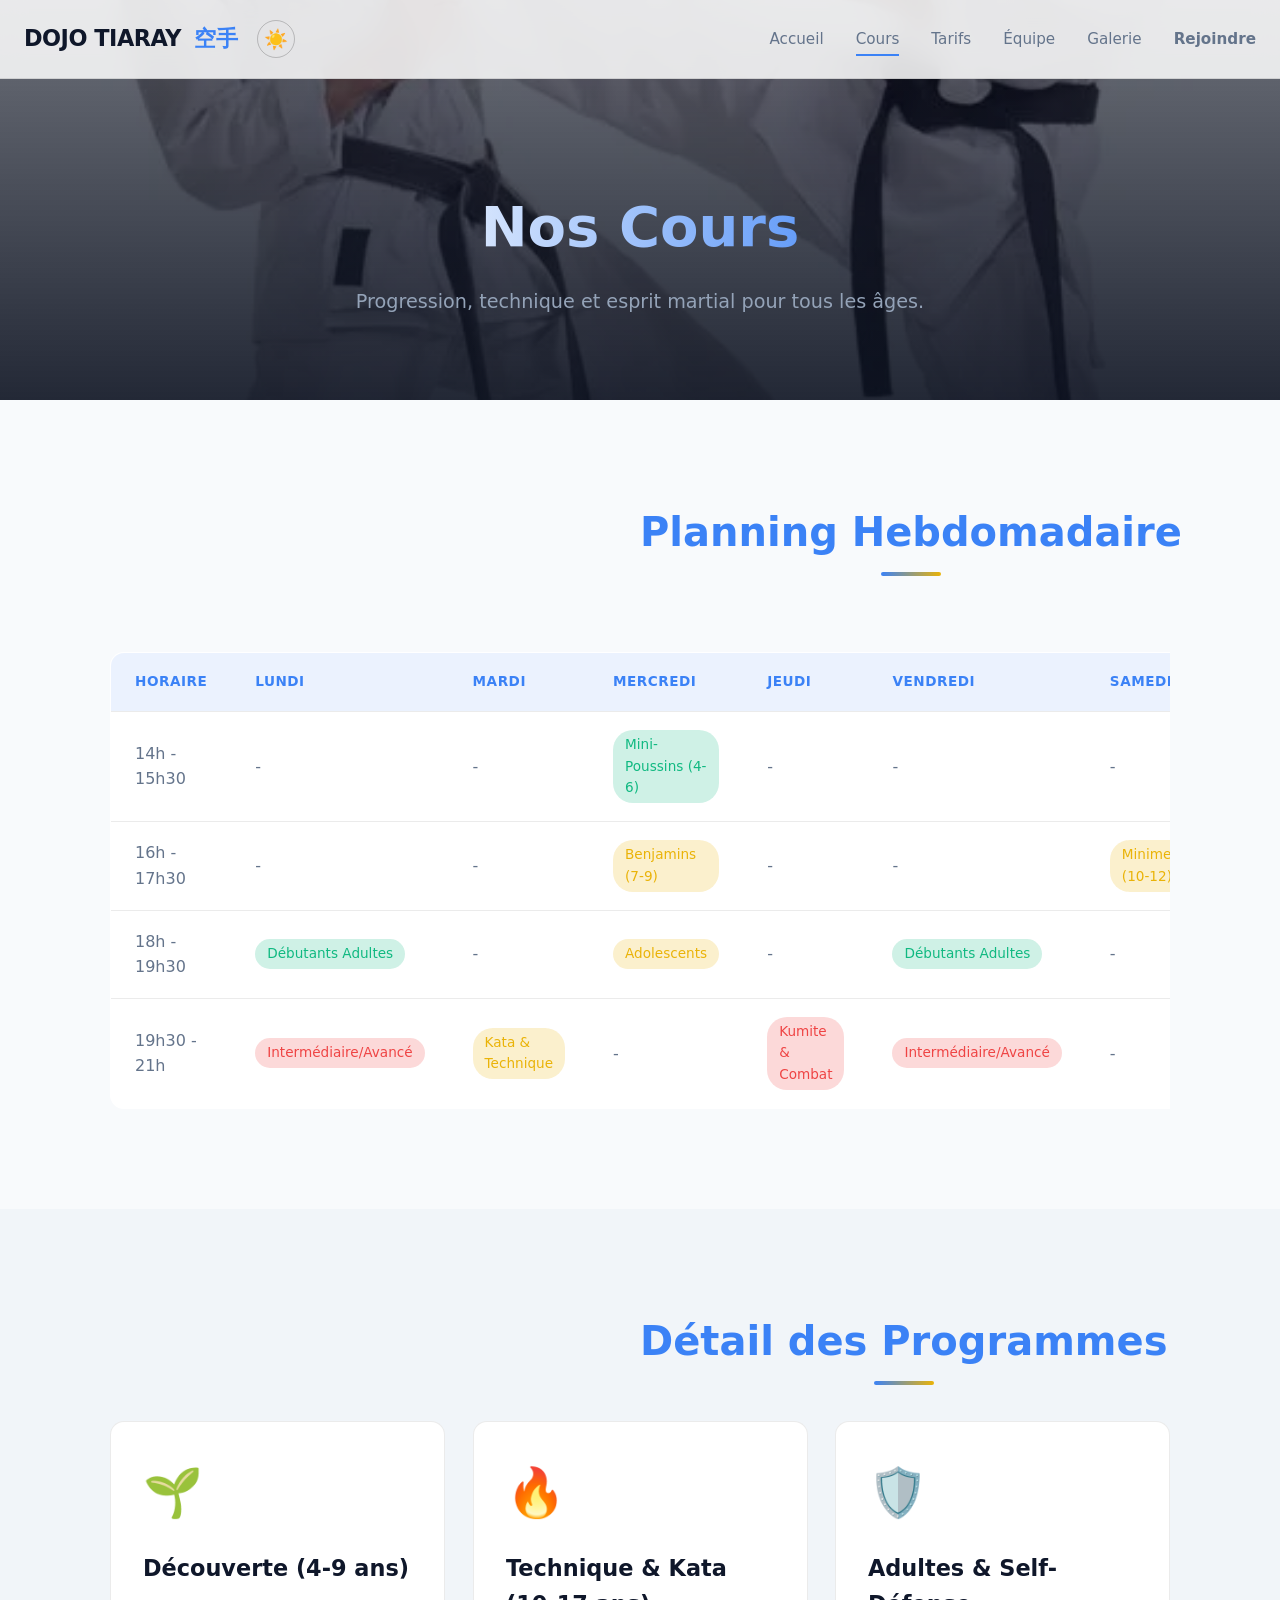
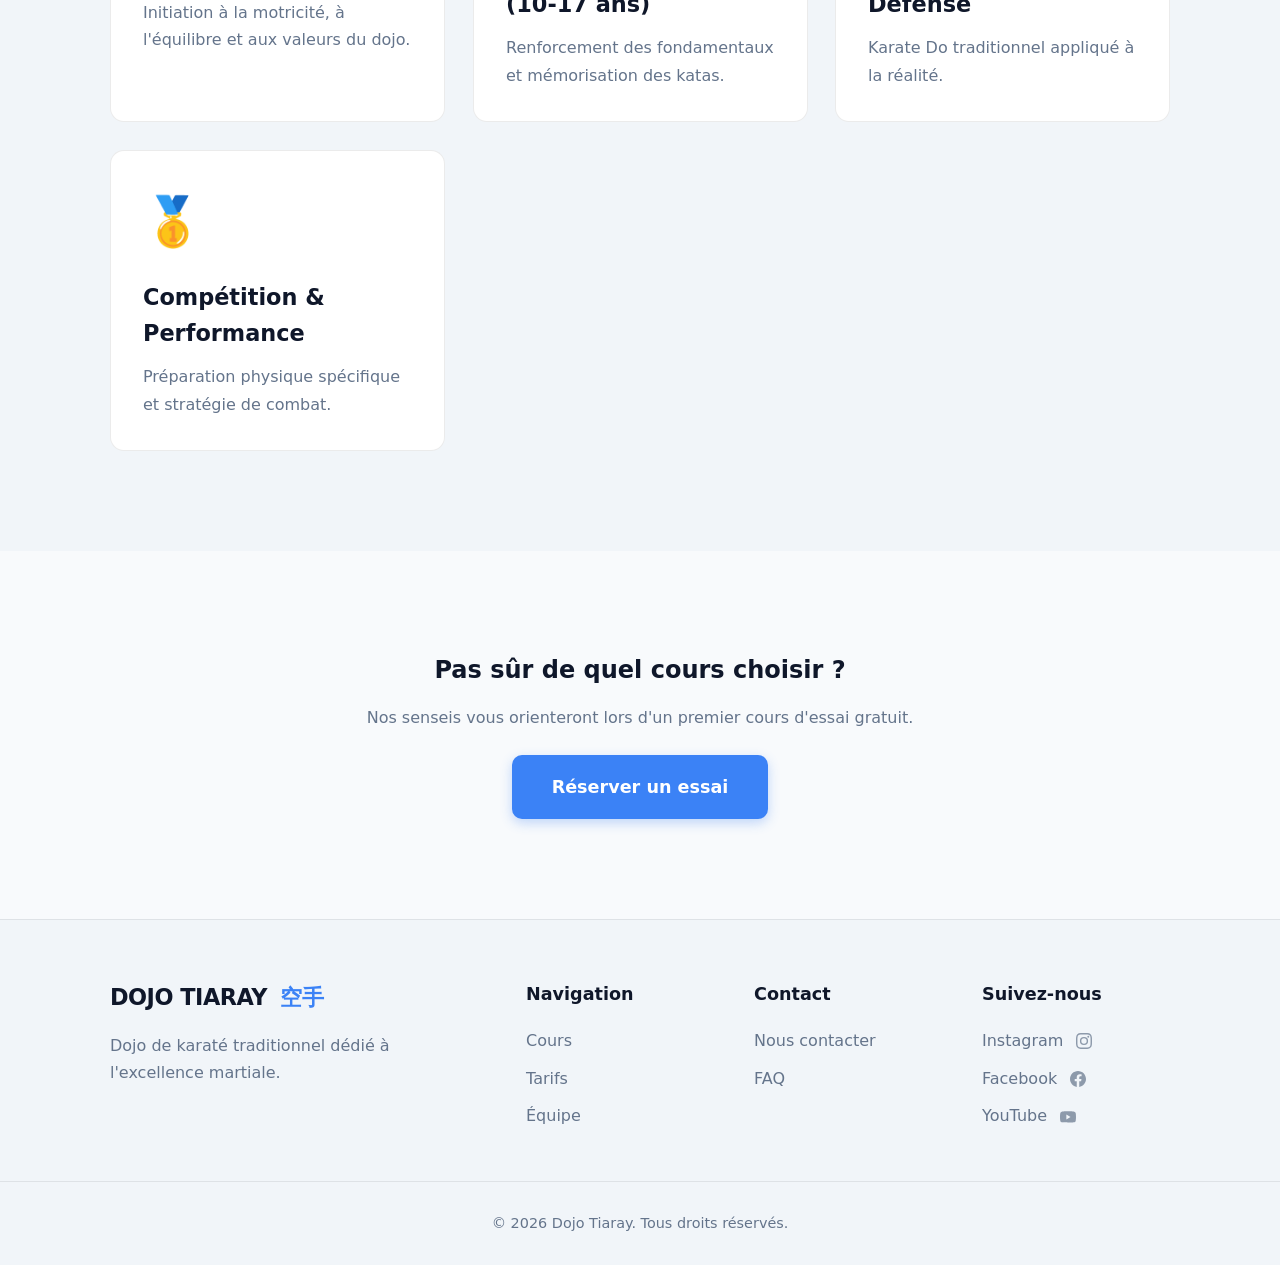
<file: cours.html>
<!DOCTYPE html>
<html lang="fr">
<head>
    <meta charset="UTF-8">
    <meta name="viewport" content="width=device-width, initial-scale=1.0">
    <title>Nos Cours | Dojo Tiaray</title>
    <meta name="description" content="Planning complet des cours de karaté.">
    <link rel="stylesheet" href="style.css">
    <script src="script.js" defer></script>
    <style>
        html, body { overflow-x: hidden !important; max-width: 100vw !important; }
        @media screen and (max-width: 900px) {
            .navbar { padding: 16px !important; display: flex !important; justify-content: flex-start !important; align-items: center !important; }
            .logo { order: 1 !important; flex-shrink: 0 !important; }
            .theme-toggle { display: flex !important; order: 2 !important; margin-left: auto !important; margin-right: 12px !important; flex-shrink: 0 !important; }
            .menu-toggle { display: flex !important; flex-direction: column !important; justify-content: center !important; align-items: center !important; width: 44px !important; height: 44px !important; padding: 0 !important; margin: 0 !important; order: 3 !important; flex-shrink: 0 !important; z-index: 10000 !important; background: rgba(59,130,246,0.2) !important; border-radius: 8px !important; border: 1px solid rgba(255,255,255,0.2) !important; cursor: pointer !important; }
            .menu-toggle span { display: block !important; width: 24px !important; height: 2px !important; background: #ffffff !important; margin: 4px 0 !important; border-radius: 2px !important; }
            .menu-toggle.active span:nth-child(1) { transform: rotate(45deg) translate(5px, 5px) !important; }
            .menu-toggle.active span:nth-child(2) { opacity: 0 !important; }
            .menu-toggle.active span:nth-child(3) { transform: rotate(-45deg) translate(5px, -5px) !important; }
            #nav-list { position: fixed !important; top: 0 !important; right: -100% !important; width: 80% !important; max-width: 320px !important; height: 100vh !important; display: flex !important; flex-direction: column !important; justify-content: center !important; align-items: center !important; background: #1e293b !important; z-index: 9999 !important; transition: right 0.3s ease-in-out !important; box-shadow: -5px 0 25px rgba(0,0,0,0.5) !important; padding: 20px !important; gap: 15px !important; }
            #nav-list.open { right: 0 !important; }
            #nav-list a { display: block !important; font-size: 1.3rem !important; font-weight: 600 !important; width: 100% !important; text-align: center !important; padding: 15px 10px !important; color: #ffffff !important; text-decoration: none !important; background: rgba(255,255,255,0.05) !important; border-radius: 8px !important; }
            #nav-list a:hover, #nav-list a.active { background: var(--accent) !important; }
            #nav-list a::after { display: none !important; }
            .page-video-header { height: 50vh !important; min-height: 350px !important; padding-top: 80px !important; }
            .video-bg-page { width: 100% !important; height: 100% !important; object-fit: cover !important; }
            .animated-title { font-size: 2.2rem !important; margin-bottom: 10px !important; }
        }
        @media screen and (min-width: 901px) {
            .menu-toggle { display: none !important; }
            #nav-list { display: flex !important; flex-direction: row !important; position: static !important; width: auto !important; height: auto !important; background: transparent !important; gap: 32px !important; }
            #nav-list a { display: inline-block !important; font-size: 0.95rem !important; padding: 0 !important; color: var(--muted) !important; background: transparent !important; }
            #nav-list a::after { display: block !important; }
            .page-video-header { height: 400px !important; padding-top: 100px !important; }
            .video-bg-page { width: 100% !important; height: 100% !important; object-fit: cover !important; }
        }
        .page-video-header { position: relative; display: flex; align-items: center; justify-content: center; overflow: hidden; text-align: center; z-index: 1; }
        .video-bg-page { position: absolute; top: 0; left: 0; min-width: 100%; min-height: 100%; object-fit: cover; opacity: 0; animation: videoFadeIn 1.5s ease-out forwards; z-index: -2; }
        .overlay-page { position: absolute; inset: 0; background: linear-gradient(to bottom, rgba(11,17,32,0.6), rgba(11,17,32,0.9)); z-index: -1; }
        .animated-title { font-size: 3.5rem; font-weight: 800; background: linear-gradient(90deg, #ffffff, #3b82f6, #eab308, #ffffff); background-size: 300%; -webkit-background-clip: text; background-clip: text; color: transparent; opacity: 0; transform: translateY(30px); animation: gradientShift 6s linear infinite, slideUpFade 1.2s cubic-bezier(0.22, 1, 0.36, 1) forwards; margin-bottom: 16px; }
        .page-video-header p { font-size: 1.2rem; color: #94a3b8; opacity: 0; animation: slideUpFade 1.2s cubic-bezier(0.22, 1, 0.36, 1) 0.2s forwards; }
        .header-content { position: relative; z-index: 10; padding: 20px; }
        @keyframes videoFadeIn { from { opacity: 0; } to { opacity: 1; } }
        @keyframes slideUpFade { to { opacity: 1; transform: translateY(0); } }
        @keyframes gradientShift { 0%,100%{background-position:0% 50%} 50%{background-position:100% 50%} }
    </style>
    
    <!--  Open Graph / Réseaux Sociaux -->
<meta property="og:type" content="website">
<meta property="og:url" content="https://dojotiaray.com/">
<meta property="og:title" content="Dojo Tiaray | Karaté Traditionnel & Moderne">
<meta property="og:description" content="Karaté traditionnel à Ambovombe, Madagascar. Cours pour tous niveaux, tous âges. Premier cours gratuit.">
<meta property="og:image" content="https://dojotiaray.com/img/DOJO-7.webp">
<meta property="og:image:width" content="1200">
<meta property="og:image:height" content="630">
<meta property="og:locale" content="fr_FR">

<!-- 🐦 Twitter Card -->
<meta name="twitter:card" content="summary_large_image">
<meta name="twitter:title" content="Dojo Tiaray | Karaté Traditionnel">
<meta name="twitter:description" content="Cours pour tous niveaux, tous âges. Premier cours gratuit.">
<meta name="twitter:image" content="https://dojotiaray.com/img/DOJO-7.webp">

    <!-- Dans cours.html -->
<meta name="description" content="Planning des cours de karaté au Dojo Tiaray. Cours pour enfants, adolescents et adultes. Premier cours gratuit.">

<!-- Dans tarifs.html -->
<meta name="description" content="Tarifs adaptés pour tous les budgets au Dojo Tiaray. Formules mensuelles, trimestrielles et annuelles. Inscription ouverte.">

<!-- Dans equipe.html -->
<meta name="description" content="Découvrez nos senseis diplômés et passionnés au Dojo Tiaray. Enseignement traditionnel du karaté à Ambovombe.">

<!-- Dans galerie.html -->
<meta name="description" content="Photos et vidéos des entraînements, stages et compétitions au Dojo Tiaray. Découvrez l'ambiance de notre dojo.">

<!-- Dans contact.html -->
<meta name="description" content="Contactez le Dojo Tiaray pour réserver votre cours d'essai gratuit. Téléphone, email, formulaire de contact.">
</head>
<body>
    <div class="scroll-progress" aria-hidden="true"></div>
    <nav class="navbar">
        <a href="index.html" class="logo">DOJO TIARAY <span>空手</span></a>
        <button class="theme-toggle" aria-label="Changer le thème"><span class="theme-icon">🌙</span></button>
        <button class="menu-toggle" aria-label="Menu" aria-expanded="false"><span></span><span></span><span></span></button>
        <ul id="nav-list">
            <li><a href="index.html">Accueil</a></li>
            <li><a href="cours.html" class="active">Cours</a></li>
            <li><a href="tarifs.html">Tarifs</a></li>
            <li><a href="equipe.html">Équipe</a></li>
            <li><a href="galerie.html">Galerie</a></li>
            <li><a href="contact.html" class="btn-nav">Rejoindre</a></li>
        </ul>
    </nav>
    <header class="page-video-header">
        <video autoplay muted loop playsinline preload="metadata" class="video-bg-page" poster="img/kumite-5.webp">
            <source src="img/Two.mp4" type="video/mp4">
        </video>
        <div class="overlay-page"></div>
        <div class="header-content">
            <h1 class="animated-title">Nos Cours</h1>
            <p>Progression, technique et esprit martial pour tous les âges.</p>
        </div>
    </header>
    <main>
        <section class="section">
            <div class="container">
                <h2 class="section-title animate-on-scroll">Planning Hebdomadaire</h2>
                <div class="animate-on-scroll stagger-1" style="overflow-x: auto;">
                    <table class="schedule-table">
                        <thead><tr><th>Horaire</th><th>Lundi</th><th>Mardi</th><th>Mercredi</th><th>Jeudi</th><th>Vendredi</th><th>Samedi</th></tr></thead>
                        <tbody>
                            <tr><td>14h - 15h30</td><td>-</td><td>-</td><td><span class="level level-debutant">Mini-Poussins (4-6)</span></td><td>-</td><td>-</td><td>-</td></tr>
                            <tr><td>16h - 17h30</td><td>-</td><td>-</td><td><span class="level level-intermediaire">Benjamins (7-9)</span></td><td>-</td><td>-</td><td><span class="level level-intermediaire">Minimes (10-12)</span></td></tr>
                            <tr><td>18h - 19h30</td><td><span class="level level-debutant">Débutants Adultes</span></td><td>-</td><td><span class="level level-intermediaire">Adolescents</span></td><td>-</td><td><span class="level level-debutant">Débutants Adultes</span></td><td>-</td></tr>
                            <tr><td>19h30 - 21h</td><td><span class="level level-avance">Intermédiaire/Avancé</span></td><td><span class="level level-intermediaire">Kata & Technique</span></td><td>-</td><td><span class="level level-avance">Kumite & Combat</span></td><td><span class="level level-avance">Intermédiaire/Avancé</span></td><td>-</td></tr>
                        </tbody>
                    </table>
                </div>
            </div>
        </section>
        <section class="section section-alt">
            <div class="container">
                <h2 class="section-title animate-on-scroll">Détail des Programmes</h2>
                <div class="cards-grid">
                    <article class="card animate-on-scroll stagger-1"><div class="card-icon">🌱</div><h3>Découverte (4-9 ans)</h3><p>Initiation à la motricité, à l'équilibre et aux valeurs du dojo.</p></article>
                    <article class="card animate-on-scroll stagger-2"><div class="card-icon">🔥</div><h3>Technique & Kata (10-17 ans)</h3><p>Renforcement des fondamentaux et mémorisation des katas.</p></article>
                    <article class="card animate-on-scroll stagger-3"><div class="card-icon">🛡️</div><h3>Adultes & Self-Défense</h3><p>Karate Do traditionnel appliqué à la réalité.</p></article>
                    <article class="card animate-on-scroll stagger-4"><div class="card-icon">🥇</div><h3>Compétition & Performance</h3><p>Préparation physique spécifique et stratégie de combat.</p></article>
                </div>
            </div>
        </section>
        <section class="section center animate-on-scroll">
            <h2 style="margin-bottom: 16px;">Pas sûr de quel cours choisir ?</h2>
            <p style="color: var(--muted); max-width: 600px; margin: 0 auto 24px;">Nos senseis vous orienteront lors d'un premier cours d'essai gratuit.</p>
            <a href="contact.html" class="btn-primary btn-large">Réserver un essai</a>
        </section>
    </main>
    <footer>
        <div class="container footer-content">
            <div class="footer-brand">
                <a href="index.html" class="logo">DOJO TIARAY <span>空手</span></a>
                <p>Dojo de karaté traditionnel dédié à l'excellence martiale.</p>
            </div>
            <div class="footer-links">
                <h4>Navigation</h4>
                <ul><li><a href="cours.html">Cours</a></li><li><a href="tarifs.html">Tarifs</a></li><li><a href="equipe.html">Équipe</a></li></ul>
            </div>
            <div class="footer-links">
                <h4>Contact</h4>
                <ul><li><a href="contact.html">Nous contacter</a></li><li><a href="faq.html">FAQ</a></li></ul>
            </div>
            <div class="footer-links">
                <h4>Suivez-nous</h4>
                <ul>
                    <li>
                        <a href="https://www.instagram.com/fabienalson?igsh=bHR6eXVoZTltcmJr" target="_blank" rel="noopener noreferrer">
                            Instagram
                            <svg class="social-icon-inline" viewBox="0 0 24 24" aria-hidden="true"><path d="M12 2.163c3.204 0 3.584.012 4.85.07 3.252.148 4.771 1.691 4.919 4.919.058 1.265.069 1.645.069 4.849 0 3.205-.012 3.584-.069 4.849-.149 3.225-1.664 4.771-4.919 4.919-1.266.058-1.644.07-4.85.07-3.204 0-3.584-.012-4.849-.07-3.26-.149-4.771-1.699-4.919-4.92-.058-1.265-.07-1.644-.07-4.849 0-3.204.013-3.583.07-4.849.149-3.227 1.664-4.771 4.919-4.919 1.266-.057 1.645-.069 4.849-.069zM12 0C8.741 0 8.333.014 7.053.072 2.695.272.273 2.69.073 7.052.014 8.333 0 8.741 0 12c0 3.259.014 3.668.072 4.948.2 4.358 2.618 6.78 6.98 6.98C8.333 23.986 8.741 24 12 24c3.259 0 3.668-.014 4.948-.072 4.354-.2 6.782-2.618 6.979-6.98.059-1.28.073-1.689.073-4.948 0-3.259-.014-3.667-.072-4.947-.196-4.354-2.617-6.78-6.979-6.98C15.668.014 15.259 0 12 0zm0 5.838a6.162 6.162 0 100 12.324 6.162 6.162 0 000-12.324zM12 16a4 4 0 110-8 4 4 0 010 8zm6.406-11.845a1.44 1.44 0 100 2.881 1.44 1.44 0 000-2.881z"/></svg>
                        </a>
                    </li>
                    <li>
                        <a href="https://www.facebook.com/fabien.alson" target="_blank" rel="noopener noreferrer">
                            Facebook
                            <svg class="social-icon-inline" viewBox="0 0 24 24" aria-hidden="true"><path d="M24 12.073c0-6.627-5.373-12-12-12s-12 5.373-12 12c0 5.99 4.388 10.954 10.125 11.854v-8.385H7.078v-3.47h3.047V9.43c0-3.007 1.792-4.669 4.533-4.669 1.312 0 2.686.235 2.686.235v2.953H15.83c-1.491 0-1.956.925-1.956 1.874v2.25h3.328l-.532 3.47h-2.796v8.385C19.612 23.027 24 18.062 24 12.073z"/></svg>
                        </a>
                    </li>
                    <li>
                        <a href="https://www.youtube.com/@KADIAMahatozo" target="_blank" rel="noopener noreferrer">
                            YouTube
                            <svg class="social-icon-inline" viewBox="0 0 24 24" aria-hidden="true"><path d="M23.498 6.186a3.016 3.016 0 00-2.122-2.136C19.505 3.545 12 3.545 12 3.545s-7.505 0-9.377.505A3.017 3.017 0 00.502 6.186C0 8.07 0 12 0 12s0 3.93.502 5.814a3.016 3.016 0 002.122 2.136c1.871.505 9.376.505 9.376.505s7.505 0 9.377-.505a3.015 3.015 0 002.122-2.136C24 15.93 24 12 24 12s0-3.93-.502-5.814zM9.545 15.568V8.432L15.818 12l-6.273 3.568z"/></svg>
                        </a>
                    </li>
                </ul>
            </div>
        </div>
        <div class="footer-bottom">
            <p>&copy; 2026 Dojo Tiaray. Tous droits réservés.</p>
        </div>
    </footer>
</body>
</html>
</file>
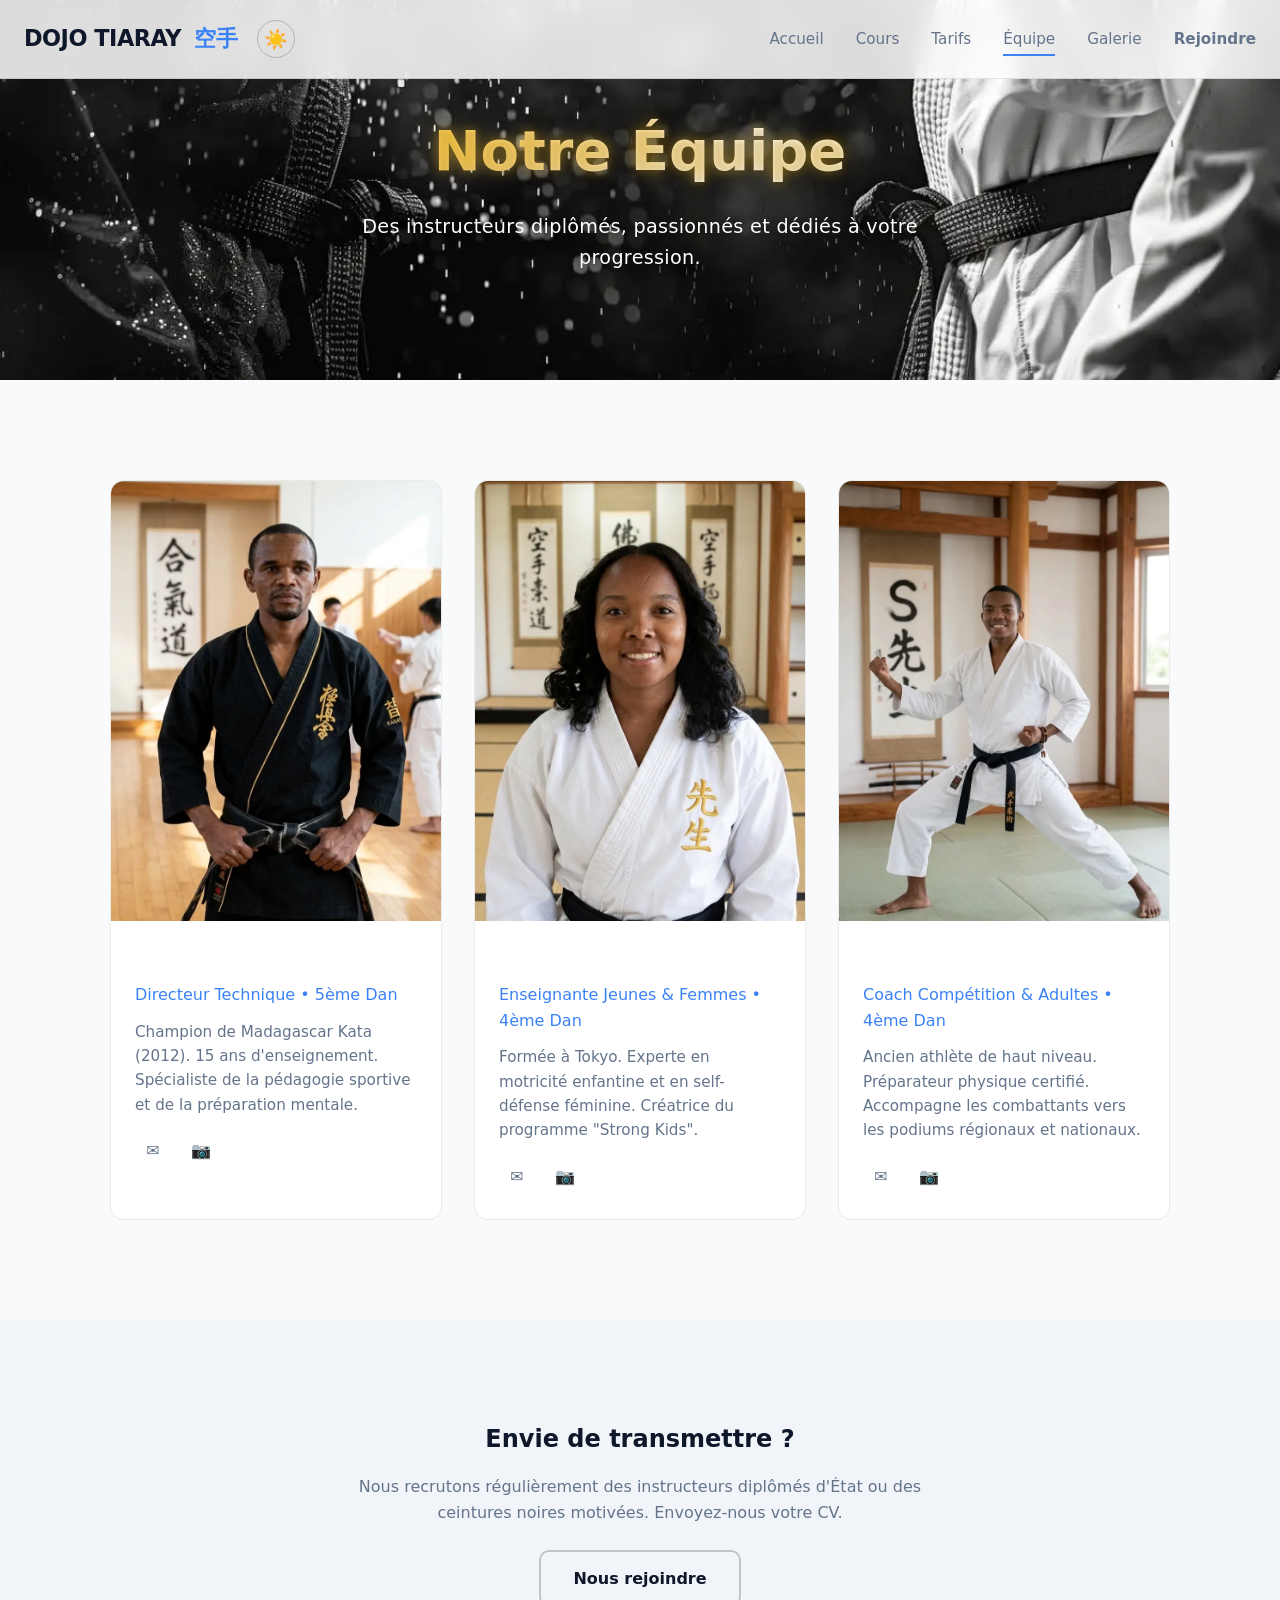
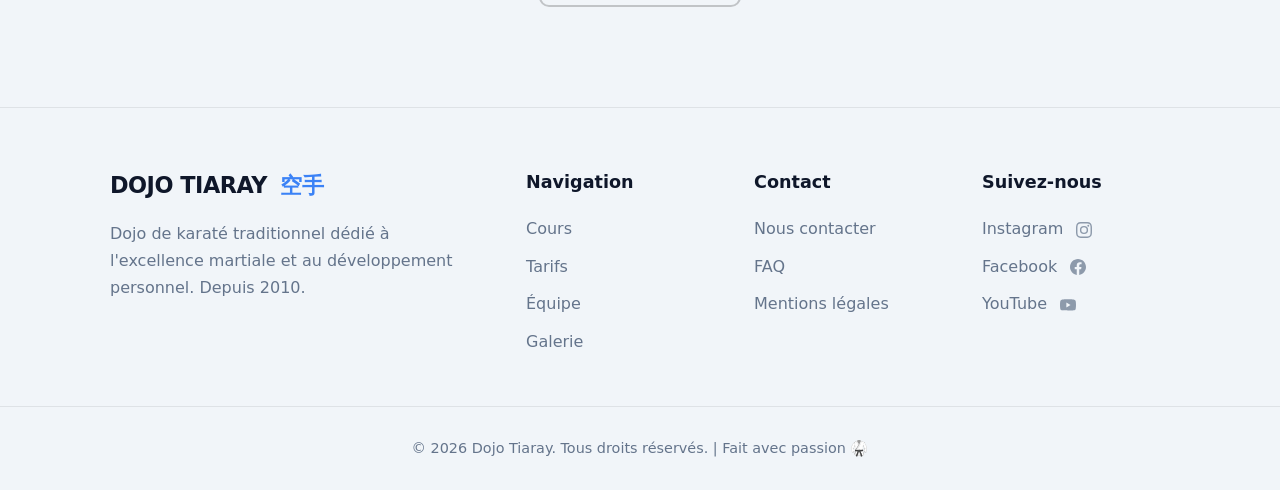
<file: equipe.html>
<!DOCTYPE html>
<html lang="fr">
<head>
    <meta charset="UTF-8">
    <meta name="viewport" content="width=device-width, initial-scale=1.0">
    <title>Notre Équipe | Dojo Tiaray</title>
    <meta name="description" content="Senseis diplômés d'État, passionnés et expérimentés.">
    <link rel="stylesheet" href="style.css">
    <script src="script.js" defer></script>
    
    <!-- 🛡️ VISIBILITÉ MENU (Desktop & Mobile) -->
    <style>
        html, body { overflow-x: hidden !important; max-width: 100vw !important; }
        @media screen and (min-width: 901px) {
            .menu-toggle { display: none !important; }
            #nav-list { display: flex !important; flex-direction: row !important; position: static !important; width: auto !important; height: auto !important; background: transparent !important; gap: 32px !important; }
            #nav-list a { display: inline-block !important; font-size: 0.95rem !important; padding: 0 !important; color: var(--muted) !important; background: transparent !important; }
            #nav-list a::after { display: block !important; }
        }
        @media screen and (max-width: 900px) {
            .navbar { padding: 16px 20px !important; z-index: 1000 !important; display: flex !important; justify-content: flex-start !important; align-items: center !important; }
            .logo { order: 1 !important; flex-shrink: 0 !important; }
            .theme-toggle { display: flex !important; order: 2 !important; margin-left: auto !important; margin-right: 12px !important; flex-shrink: 0 !important; }
            .menu-toggle { display: flex !important; flex-direction: column !important; justify-content: center !important; align-items: center !important; width: 44px !important; height: 44px !important; padding: 0 !important; margin: 0 !important; order: 3 !important; flex-shrink: 0 !important; z-index: 10000 !important; background: rgba(59,130,246,0.2) !important; border-radius: 8px !important; border: 1px solid rgba(255,255,255,0.2) !important; cursor: pointer !important; }
            .menu-toggle span { display: block !important; width: 24px !important; height: 2px !important; background: #ffffff !important; margin: 4px 0 !important; border-radius: 2px !important; }
            .menu-toggle.active span:nth-child(1) { transform: rotate(45deg) translate(5px, 5px) !important; }
            .menu-toggle.active span:nth-child(2) { opacity: 0 !important; }
            .menu-toggle.active span:nth-child(3) { transform: rotate(-45deg) translate(5px, -5px) !important; }
            #nav-list { position: fixed !important; top: 0 !important; right: -100% !important; width: 80% !important; max-width: 320px !important; height: 100vh !important; display: flex !important; flex-direction: column !important; justify-content: center !important; align-items: center !important; background: #1e293b !important; z-index: 9999 !important; transition: right 0.3s ease-in-out !important; box-shadow: -5px 0 25px rgba(0,0,0,0.5) !important; padding: 20px !important; gap: 15px !important; }
            #nav-list.open { right: 0 !important; }
            #nav-list a { display: block !important; font-size: 1.3rem !important; font-weight: 600 !important; width: 100% !important; text-align: center !important; padding: 15px 10px !important; color: #ffffff !important; text-decoration: none !important; background: rgba(255,255,255,0.05) !important; border-radius: 8px !important; }
            #nav-list a:hover, #nav-list a.active { background: var(--accent) !important; }
            #nav-list a::after { display: none !important; }
        }
    </style>

    <!--  Open Graph / Réseaux Sociaux -->
<meta property="og:type" content="website">
<meta property="og:url" content="https://dojotiaray.com/">
<meta property="og:title" content="Dojo Tiaray | Karaté Traditionnel & Moderne">
<meta property="og:description" content="Karaté traditionnel à Ambovombe, Madagascar. Cours pour tous niveaux, tous âges. Premier cours gratuit.">
<meta property="og:image" content="https://dojotiaray.com/img/DOJO-7.webp">
<meta property="og:image:width" content="1200">
<meta property="og:image:height" content="630">
<meta property="og:locale" content="fr_FR">

<!-- 🐦 Twitter Card -->
<meta name="twitter:card" content="summary_large_image">
<meta name="twitter:title" content="Dojo Tiaray | Karaté Traditionnel">
<meta name="twitter:description" content="Cours pour tous niveaux, tous âges. Premier cours gratuit.">
<meta name="twitter:image" content="https://dojotiaray.com/img/DOJO-7.webp">

    <!-- Dans cours.html -->
<meta name="description" content="Planning des cours de karaté au Dojo Tiaray. Cours pour enfants, adolescents et adultes. Premier cours gratuit.">

<!-- Dans tarifs.html -->
<meta name="description" content="Tarifs adaptés pour tous les budgets au Dojo Tiaray. Formules mensuelles, trimestrielles et annuelles. Inscription ouverte.">

<!-- Dans equipe.html -->
<meta name="description" content="Découvrez nos senseis diplômés et passionnés au Dojo Tiaray. Enseignement traditionnel du karaté à Ambovombe.">

<!-- Dans galerie.html -->
<meta name="description" content="Photos et vidéos des entraînements, stages et compétitions au Dojo Tiaray. Découvrez l'ambiance de notre dojo.">

<!-- Dans contact.html -->
<meta name="description" content="Contactez le Dojo Tiaray pour réserver votre cours d'essai gratuit. Téléphone, email, formulaire de contact.">
</head>
<body>
    <div class="scroll-progress" aria-hidden="true"></div>
    
    <nav class="navbar">
        <a href="index.html" class="logo">DOJO TIARAY <span>空手</span></a>
        <button class="theme-toggle" aria-label="Changer le thème" title="Mode sombre/clair">
            <span class="theme-icon">🌙</span>
        </button>
        <button class="menu-toggle" aria-label="Menu" aria-expanded="false" aria-controls="nav-list">
            <span></span><span></span><span></span>
        </button>
        <ul id="nav-list">
            <li><a href="index.html">Accueil</a></li>
            <li><a href="cours.html">Cours</a></li>
            <li><a href="tarifs.html">Tarifs</a></li>
            <li><a href="equipe.html" class="active">Équipe</a></li>
            <li><a href="galerie.html">Galerie</a></li>
            <li><a href="contact.html" class="btn-nav">Rejoindre</a></li>
        </ul>
    </nav>

    <header class="page-header equipe-header">
        <div class="header-content">
            <h1 class="animated-title">Notre Équipe</h1>
            <p class="animated-subtitle">Des instructeurs diplômés, passionnés et dédiés à votre progression.</p>
        </div>
    </header>

    <main>
        <section class="section">
            <div class="container">
                <div class="team-grid">
                    <article class="team-card animate-on-scroll stagger-1">
                        <div class="team-img"><img src="img/Steeve.webp" alt="Sensei Steevalson" loading="lazy" decoding="async"></div>
                        <div class="team-info">
                            <h3 class="team-name">Steevalson</h3>
                            <p class="team-role">Directeur Technique • 5ème Dan</p>
                            <p class="team-bio">Champion de Madagascar Kata (2012). 15 ans d'enseignement. Spécialiste de la pédagogie sportive et de la préparation mentale.</p>
                            <div class="team-social">
                                <a href="mailto:manjakasoasteevalson@gmail.com" aria-label="Email">✉</a>
                                <a href="https://www.facebook.com/steeve.meilleur.56" aria-label="Facebook" target="_blank" rel="noopener noreferrer">📷</a>
                            </div>
                        </div>
                    </article>
                    <article class="team-card animate-on-scroll stagger-2">
                        <div class="team-img"><img src="img/Annà.webp" alt="Sensei Annà Clara" loading="lazy" decoding="async"></div>
                        <div class="team-info">
                            <h3 class="team-name">Annà Clara</h3>
                            <p class="team-role">Enseignante Jeunes & Femmes • 4ème Dan</p>
                            <p class="team-bio">Formée à Tokyo. Experte en motricité enfantine et en self-défense féminine. Créatrice du programme "Strong Kids".</p>
                            <div class="team-social">
                                <a href="mailto:ambinintsoaolivianna@gmail.com" aria-label="Email">✉</a>
                                <a href="https://www.instagram.com/anna_ambinintsoa?igsh=MTFxYWhqOHRzaWZjNw==" aria-label="Instagram" target="_blank" rel="noopener noreferrer">📷</a>
                            </div>
                        </div>
                    </article>
                    <article class="team-card animate-on-scroll stagger-3">
                        <div class="team-img"><img src="img/Tiaray.webp" alt="Sensei Tiaray Alson" loading="lazy" decoding="async"></div>
                        <div class="team-info">
                            <h3 class="team-name">Tiaray Alson</h3>
                            <p class="team-role">Coach Compétition & Adultes • 4ème Dan</p>
                            <p class="team-bio">Ancien athlète de haut niveau. Préparateur physique certifié. Accompagne les combattants vers les podiums régionaux et nationaux.</p>
                            <div class="team-social">
                                <a href="mailto:kadiamahavita@gmail.com" aria-label="Email">✉</a>
                                <a href="https://www.instagram.com/fabienalson?igsh=bHR6eXVoZTltcmJr" aria-label="Instagram" target="_blank" rel="noopener noreferrer">📷</a>
                            </div>
                        </div>
                    </article>
                </div>
            </div>
        </section>

        <section class="section section-alt center animate-on-scroll">
            <h2 style="margin-bottom: 16px;">Envie de transmettre ?</h2>
            <p style="color: var(--muted); max-width: 600px; margin: 0 auto 24px;">Nous recrutons régulièrement des instructeurs diplômés d'État ou des ceintures noires motivées. Envoyez-nous votre CV.</p>
            <a href="contact.html" class="btn-outline">Nous rejoindre</a>
        </section>
    </main>

    <footer>
        <div class="container footer-content">
            <div class="footer-brand">
                <a href="index.html" class="logo">DOJO TIARAY <span>空手</span></a>
                <p>Dojo de karaté traditionnel dédié à l'excellence martiale et au développement personnel. Depuis 2010.</p>
            </div>
            <div class="footer-links">
                <h4>Navigation</h4>
                <ul><li><a href="cours.html">Cours</a></li><li><a href="tarifs.html">Tarifs</a></li><li><a href="equipe.html">Équipe</a></li><li><a href="galerie.html">Galerie</a></li></ul>
            </div>
            <div class="footer-links">
                <h4>Contact</h4>
                <ul><li><a href="contact.html">Nous contacter</a></li><li><a href="faq.html">FAQ</a></li><li><a href="mentions-legales.html">Mentions légales</a></li></ul>
            </div>
            <div class="footer-links">
                <h4>Suivez-nous</h4>
                <ul>
                    <li>
                        <a href="https://www.instagram.com/fabienalson?igsh=bHR6eXVoZTltcmJr" target="_blank" rel="noopener noreferrer">
                            Instagram
                            <svg class="social-icon-inline" viewBox="0 0 24 24" aria-hidden="true"><path d="M12 2.163c3.204 0 3.584.012 4.85.07 3.252.148 4.771 1.691 4.919 4.919.058 1.265.069 1.645.069 4.849 0 3.205-.012 3.584-.069 4.849-.149 3.225-1.664 4.771-4.919 4.919-1.266.058-1.644.07-4.85.07-3.204 0-3.584-.012-4.849-.07-3.26-.149-4.771-1.699-4.919-4.92-.058-1.265-.07-1.644-.07-4.849 0-3.204.013-3.583.07-4.849.149-3.227 1.664-4.771 4.919-4.919 1.266-.057 1.645-.069 4.849-.069zM12 0C8.741 0 8.333.014 7.053.072 2.695.272.273 2.69.073 7.052.014 8.333 0 8.741 0 12c0 3.259.014 3.668.072 4.948.2 4.358 2.618 6.78 6.98 6.98C8.333 23.986 8.741 24 12 24c3.259 0 3.668-.014 4.948-.072 4.354-.2 6.782-2.618 6.979-6.98.059-1.28.073-1.689.073-4.948 0-3.259-.014-3.667-.072-4.947-.196-4.354-2.617-6.78-6.979-6.98C15.668.014 15.259 0 12 0zm0 5.838a6.162 6.162 0 100 12.324 6.162 6.162 0 000-12.324zM12 16a4 4 0 110-8 4 4 0 010 8zm6.406-11.845a1.44 1.44 0 100 2.881 1.44 1.44 0 000-2.881z"/></svg>
                        </a>
                    </li>
                    <li>
                        <a href="https://www.facebook.com/fabien.alson" target="_blank" rel="noopener noreferrer">
                            Facebook
                            <svg class="social-icon-inline" viewBox="0 0 24 24" aria-hidden="true"><path d="M24 12.073c0-6.627-5.373-12-12-12s-12 5.373-12 12c0 5.99 4.388 10.954 10.125 11.854v-8.385H7.078v-3.47h3.047V9.43c0-3.007 1.792-4.669 4.533-4.669 1.312 0 2.686.235 2.686.235v2.953H15.83c-1.491 0-1.956.925-1.956 1.874v2.25h3.328l-.532 3.47h-2.796v8.385C19.612 23.027 24 18.062 24 12.073z"/></svg>
                        </a>
                    </li>
                    <li>
                        <a href="https://www.youtube.com/@KADIAMahatozo" target="_blank" rel="noopener noreferrer">
                            YouTube
                            <svg class="social-icon-inline" viewBox="0 0 24 24" aria-hidden="true"><path d="M23.498 6.186a3.016 3.016 0 00-2.122-2.136C19.505 3.545 12 3.545 12 3.545s-7.505 0-9.377.505A3.017 3.017 0 00.502 6.186C0 8.07 0 12 0 12s0 3.93.502 5.814a3.016 3.016 0 002.122 2.136c1.871.505 9.376.505 9.376.505s7.505 0 9.377-.505a3.015 3.015 0 002.122-2.136C24 15.93 24 12 24 12s0-3.93-.502-5.814zM9.545 15.568V8.432L15.818 12l-6.273 3.568z"/></svg>
                        </a>
                    </li>
                </ul>
            </div>
        </div>
        <div class="footer-bottom">
            <p>&copy; 2026 Dojo Tiaray. Tous droits réservés. | Fait avec passion 🥋</p>
        </div>
    </footer>
</body>
</html>
</file>
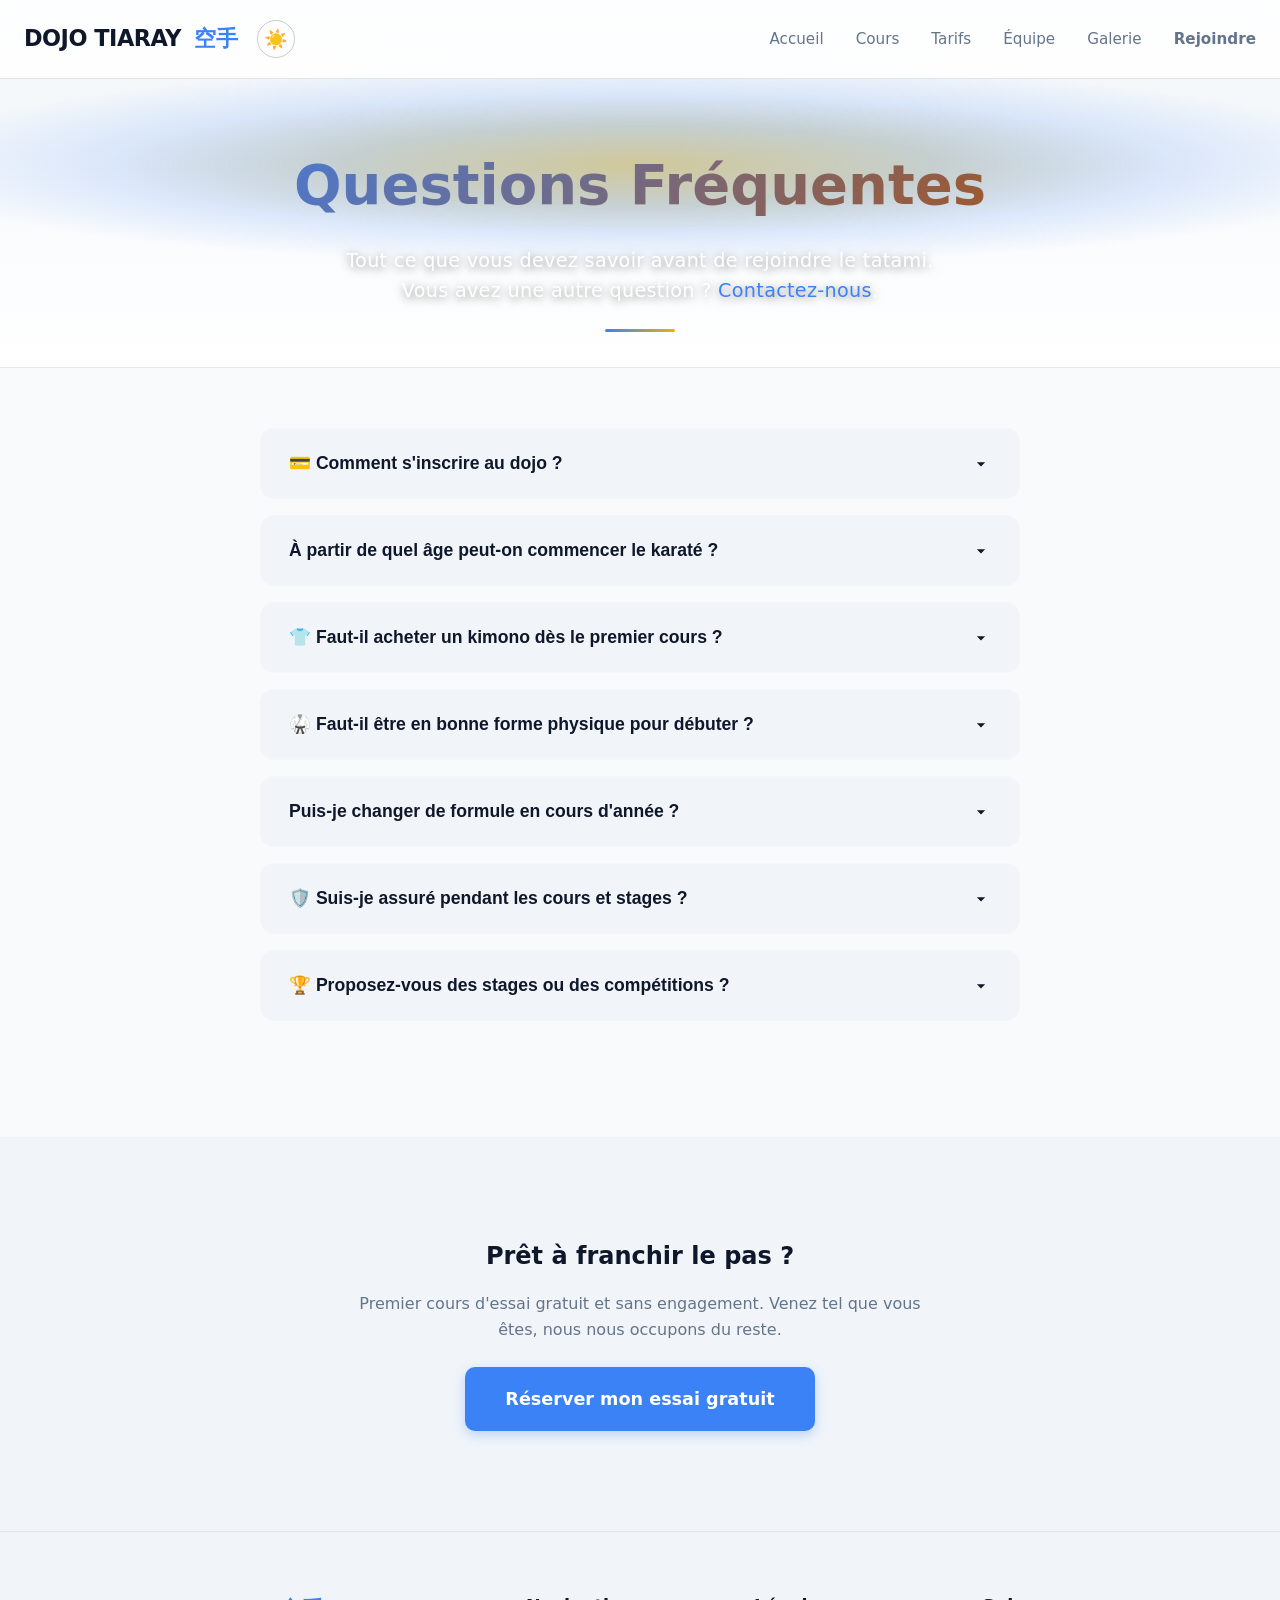
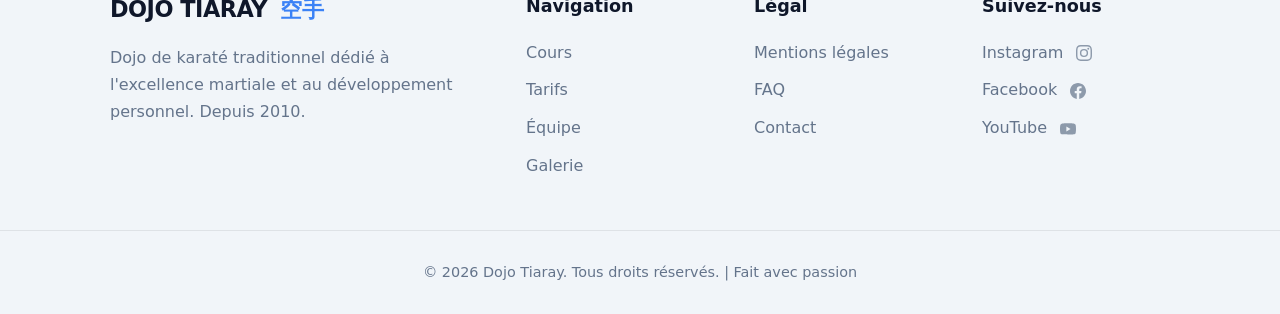
<file: faq.html>
<!DOCTYPE html>
<html lang="fr">
<head>
    <meta charset="UTF-8">
    <meta name="viewport" content="width=device-width, initial-scale=1.0">
    <title>FAQ | Dojo Tiaray</title>
    <meta name="description" content="Questions fréquentes sur les cours, inscriptions, équipements et pratiques au Dojo Tiaray.">
    <link rel="stylesheet" href="style.css">
    <script src="script.js" defer></script>
    
    <!-- ️ MENU + TITRE LISIBLE + BACKGROUND VISIBLE -->
    <style>
        html, body { overflow-x: hidden !important; max-width: 100vw !important; }
        
        /*  MENU MOBILE */
        @media screen and (min-width: 901px) {
            .menu-toggle { display: none !important; }
            #nav-list { display: flex !important; flex-direction: row !important; position: static !important; width: auto !important; height: auto !important; background: transparent !important; gap: 32px !important; }
            #nav-list a { display: inline-block !important; font-size: 0.95rem !important; padding: 0 !important; color: var(--muted) !important; background: transparent !important; }
            #nav-list a::after { display: block !important; }
        }
        @media screen and (max-width: 900px) {
            .navbar { padding: 16px 20px !important; z-index: 1000 !important; display: flex !important; justify-content: flex-start !important; align-items: center !important; }
            .logo { order: 1 !important; flex-shrink: 0 !important; }
            .theme-toggle { display: flex !important; order: 2 !important; margin-left: auto !important; margin-right: 12px !important; flex-shrink: 0 !important; }
            .menu-toggle { display: flex !important; flex-direction: column !important; justify-content: center !important; align-items: center !important; width: 44px !important; height: 44px !important; padding: 0 !important; margin: 0 !important; order: 3 !important; flex-shrink: 0 !important; z-index: 10000 !important; background: rgba(59,130,246,0.2) !important; border-radius: 8px !important; border: 1px solid rgba(255,255,255,0.2) !important; cursor: pointer !important; }
            .menu-toggle span { display: block !important; width: 24px !important; height: 2px !important; background: #ffffff !important; margin: 4px 0 !important; border-radius: 2px !important; }
            .menu-toggle.active span:nth-child(1) { transform: rotate(45deg) translate(5px, 5px) !important; }
            .menu-toggle.active span:nth-child(2) { opacity: 0 !important; }
            .menu-toggle.active span:nth-child(3) { transform: rotate(-45deg) translate(5px, -5px) !important; }
            #nav-list { position: fixed !important; top: 0 !important; right: -100% !important; width: 80% !important; max-width: 320px !important; height: 100vh !important; display: flex !important; flex-direction: column !important; justify-content: center !important; align-items: center !important; background: #1e293b !important; z-index: 9999 !important; transition: right 0.3s ease-in-out !important; box-shadow: -5px 0 25px rgba(0,0,0,0.5) !important; padding: 20px !important; gap: 15px !important; }
            #nav-list.open { right: 0 !important; }
            #nav-list a { display: block !important; font-size: 1.3rem !important; font-weight: 600 !important; width: 100% !important; text-align: center !important; padding: 15px 10px !important; color: #ffffff !important; text-decoration: none !important; background: rgba(255,255,255,0.05) !important; border-radius: 8px !important; }
            #nav-list a:hover, #nav-list a.active { background: var(--accent) !important; }
            #nav-list a::after { display: none !important; }
        }

        /*  STYLES FAQ & ANIMATIONS */
        .faq-section { padding: 60px 0 100px; }
        .faq-container { max-width: 800px; margin: 0 auto; }
        
        .faq-item {
            background: var(--card);
            border: 1px solid rgba(255,255,255,0.1);
            border-radius: var(--radius);
            margin-bottom: 16px;
            overflow: hidden;
            transition: border-color 0.3s var(--ease), box-shadow 0.3s var(--ease);
        }
        .faq-item:hover {
            border-color: rgba(59,130,246,0.3);
            box-shadow: 0 4px 16px rgba(0,0,0,0.2);
        }
        
        .faq-question {
            width: 100%;
            padding: 24px 28px;
            background: transparent;
            border: none;
            color: var(--text);
            font-size: 1.1rem;
            font-weight: 600;
            text-align: left;
            cursor: pointer;
            display: flex;
            justify-content: space-between;
            align-items: center;
            gap: 16px;
            transition: color 0.2s var(--ease);
        }
        .faq-question:hover { color: var(--accent); }
        
        .faq-icon {
            width: 20px;
            height: 20px;
            fill: currentColor;
            flex-shrink: 0;
            transition: transform 0.3s var(--ease);
        }
        .faq-item.active .faq-icon { transform: rotate(180deg); }
        
        .faq-answer {
            max-height: 0;
            overflow: hidden;
            transition: max-height 0.4s var(--ease), padding 0.3s var(--ease);
        }
        .faq-answer-inner {
            padding: 0 28px 24px;
            color: var(--muted);
            line-height: 1.7;
        }
        .faq-answer-inner p { margin-bottom: 12px; }
        .faq-answer-inner a { color: var(--accent); text-decoration: none; transition: opacity 0.2s; }
        .faq-answer-inner a:hover { opacity: 0.8; text-decoration: underline; }
        
        @media (max-width: 600px) {
            .faq-question { padding: 20px; font-size: 1rem; }
            .faq-answer-inner { padding: 0 20px 20px; }
        }

        /*  ANIMATION TITRE FAQ - SANS CONFLIT */
        .page-header .animated-title,
        .page-header .animated-subtitle {
            animation: none !important;
            transition: none !important;
        }
        .page-header .animated-title {
            opacity: 0;
            transform: translateY(30px) scale(0.98);
            filter: blur(4px);
        }
        .page-header .animated-subtitle {
            opacity: 0;
            transform: translateY(20px);
        }
        .page-header.is-loaded .animated-title {
            opacity: 1 !important;
            transform: translateY(0) scale(1) !important;
            filter: blur(0) !important;
            transition: opacity 1.2s cubic-bezier(0.22, 1, 0.36, 1), transform 1.2s cubic-bezier(0.22, 1, 0.36, 1), filter 1.2s cubic-bezier(0.22, 1, 0.36, 1) !important;
            transition-delay: 0.3s !important;
        }
        .page-header.is-loaded .animated-subtitle {
            opacity: 1 !important;
            transform: translateY(0) !important;
            transition: opacity 1s cubic-bezier(0.22, 1, 0.36, 1), transform 1s cubic-bezier(0.22, 1, 0.36, 1) !important;
            transition-delay: 0.5s !important;
        }

        /*  EFFET : BACKGROUND DÉCORATIF + PULSE DOJO */
        .page-header {
            position: relative;
            overflow: hidden;
            /* Fond par défaut (Mode Sombre) */
            background: linear-gradient(180deg, var(--surface) 0%, var(--bg) 100%);
        }
        .page-header .container {
            position: relative;
            z-index: 2;
        }
        
        /* Halo lumineux (Défaut - Mode Sombre) */
        .page-header::before {
            content: '';
            position: absolute;
            top: 15%;
            left: 50%;
            transform: translateX(-50%) scale(0.8);
            width: 130%;
            height: 220px;
            background: 
                radial-gradient(ellipse at center, rgba(234, 179, 8, 0.12) 0%, transparent 45%),
                radial-gradient(ellipse at center, rgba(59, 130, 246, 0.1) 25%, transparent 65%);
            pointer-events: none;
            z-index: 0;
            opacity: 0;
            animation: headerGlowReveal 1.5s cubic-bezier(0.22, 1, 0.36, 1) 0.1s forwards,
                       pulseSoft 4.5s ease-in-out infinite 1.5s;
        }

        /* MODE CLAIR */
        /* 1. On change le fond du header pour qu'il ne soit pas blanc pur */
        [data-theme="light"] .page-header {
            background: linear-gradient(180deg, #f1f5f9 0%, #ffffff 100%) !important;
            border-bottom: 1px solid rgba(0,0,0,0.05);
        }
        
        /* 2. On renforce l'effet de lumière (Opacité x2) */
        [data-theme="light"] .page-header::before {
            background: 
                radial-gradient(ellipse at center, rgba(234, 179, 8, 0.4) 0%, transparent 45%),
                radial-gradient(ellipse at center, rgba(59, 130, 246, 0.3) 25%, transparent 65%);
        }

        /* 3. On change la couleur du titre pour qu'il soit lisible + on s'assure qu'il est au-dessus */
[data-theme="light"] .page-header .animated-title {
    background: linear-gradient(135deg, var(--accent) 0%, #b45309 100%) !important;
    -webkit-background-clip: text !important;
    background-clip: text !important;
    color: transparent !important;
    /* On force le titre à être au-dessus du fond */
    position: relative !important;
    z-index: 3 !important;
    /* Fallback si le gradient ne charge pas */
    text-shadow: 0 0 1px rgba(0,0,0,0.01);
}
        
        /* Ligne décorative sous le titre */
        .page-header::after {
            content: '';
            position: absolute;
            bottom: 35px;
            left: 50%;
            transform: translateX(-50%) scaleX(0);
            width: 70px;
            height: 3px;
            background: linear-gradient(90deg, var(--accent), var(--gold));
            border-radius: 2px;
            opacity: 0;
            transition: transform 0.8s var(--ease), opacity 0.6s var(--ease);
            transition-delay: 0.7s;
            z-index: 1;
        }
        .page-header.is-loaded::after {
            transform: translateX(-50%) scaleX(1);
            opacity: 1;
        }
        @keyframes headerGlowReveal {
            0% { opacity: 0; transform: translateX(-50%) scale(0.8); }
            100% { opacity: 1; transform: translateX(-50%) scale(1); }
        }
        @keyframes pulseSoft {
            0%, 100% { opacity: 0.65; transform: translateX(-50%) scale(1); }
            50% { opacity: 1; transform: translateX(-50%) scale(1.03); }
        }
    </style>

    <!--  Open Graph / Réseaux Sociaux -->
<meta property="og:type" content="website">
<meta property="og:url" content="https://dojotiaray.com/">
<meta property="og:title" content="Dojo Tiaray | Karaté Traditionnel & Moderne">
<meta property="og:description" content="Karaté traditionnel à Ambovombe, Madagascar. Cours pour tous niveaux, tous âges. Premier cours gratuit.">
<meta property="og:image" content="https://dojotiaray.com/img/DOJO-7.webp">
<meta property="og:image:width" content="1200">
<meta property="og:image:height" content="630">
<meta property="og:locale" content="fr_FR">

<!-- 🐦 Twitter Card -->
<meta name="twitter:card" content="summary_large_image">
<meta name="twitter:title" content="Dojo Tiaray | Karaté Traditionnel">
<meta name="twitter:description" content="Cours pour tous niveaux, tous âges. Premier cours gratuit.">
<meta name="twitter:image" content="https://dojotiaray.com/img/DOJO-7.webp">

    <!-- Dans cours.html -->
<meta name="description" content="Planning des cours de karaté au Dojo Tiaray. Cours pour enfants, adolescents et adultes. Premier cours gratuit.">

<!-- Dans tarifs.html -->
<meta name="description" content="Tarifs adaptés pour tous les budgets au Dojo Tiaray. Formules mensuelles, trimestrielles et annuelles. Inscription ouverte.">

<!-- Dans equipe.html -->
<meta name="description" content="Découvrez nos senseis diplômés et passionnés au Dojo Tiaray. Enseignement traditionnel du karaté à Ambovombe.">

<!-- Dans galerie.html -->
<meta name="description" content="Photos et vidéos des entraînements, stages et compétitions au Dojo Tiaray. Découvrez l'ambiance de notre dojo.">

<!-- Dans contact.html -->
<meta name="description" content="Contactez le Dojo Tiaray pour réserver votre cours d'essai gratuit. Téléphone, email, formulaire de contact.">
</head>
<body>
    <div class="scroll-progress" aria-hidden="true"></div>
    
    <nav class="navbar">
        <a href="index.html" class="logo">DOJO TIARAY <span>空手</span></a>
        <button class="theme-toggle" aria-label="Changer le thème"><span class="theme-icon">🌙</span></button>
        <button class="menu-toggle" aria-label="Menu" aria-expanded="false"><span></span><span></span><span></span></button>
        <ul id="nav-list">
            <li><a href="index.html">Accueil</a></li>
            <li><a href="cours.html">Cours</a></li>
            <li><a href="tarifs.html">Tarifs</a></li>
            <li><a href="equipe.html">Équipe</a></li>
            <li><a href="galerie.html">Galerie</a></li>
            <li><a href="contact.html" class="btn-nav">Rejoindre</a></li>
        </ul>
    </nav>

    <header class="page-header" style="padding: 140px 0 60px; text-align: center;">
        <div class="container">
            <h1 class="animated-title" style="font-size: clamp(2.5rem, 5vw, 3.5rem); margin-bottom: 16px;">Questions Fréquentes</h1>
            <p class="animated-subtitle" style="max-width: 600px; margin: 0 auto;">Tout ce que vous devez savoir avant de rejoindre le tatami. Vous avez une autre question ? <a href="contact.html" style="color: var(--accent); text-decoration: none; font-weight: 500;">Contactez-nous</a>.</p>
        </div>
    </header>

    <main>
        <section class="section faq-section">
            <div class="container faq-container">
                
                <div class="faq-item animate-on-scroll stagger-1">
                    <button class="faq-question">
                        <span>💳 Comment s'inscrire au dojo ?</span>
                        <svg class="faq-icon" viewBox="0 0 24 24"><path d="M7 10l5 5 5-5z"/></svg>
                    </button>
                    <div class="faq-answer">
                        <div class="faq-answer-inner">
                            <p>Rendez-vous sur notre page <a href="contact.html">Contact</a> pour réserver votre cours d'essai gratuit. Après la séance, si l'expérience vous convient, vous pourrez finaliser votre inscription avec notre équipe. L'adhésion inclut l'assurance fédérale et l'accès à tous les cours de votre formule.</p>
                        </div>
                    </div>
                </div>

                <div class="faq-item animate-on-scroll stagger-2">
                    <button class="faq-question">
                        <span> À partir de quel âge peut-on commencer le karaté ?</span>
                        <svg class="faq-icon" viewBox="0 0 24 24"><path d="M7 10l5 5 5-5z"/></svg>
                    </button>
                    <div class="faq-answer">
                        <div class="faq-answer-inner">
                            <p>Nous accueillons les enfants dès <strong>4 ans</strong> avec notre programme "Mini-Poussins", spécialement conçu pour l'éveil moteur et la découverte du dojo. Il n'y a pas de limite d'âge supérieure : nous avons des pratiquants réguliers de plus de 70 ans ! Chaque groupe est encadré par des senseis diplômés.</p>
                        </div>
                    </div>
                </div>

                <div class="faq-item animate-on-scroll stagger-3">
                    <button class="faq-question">
                        <span>👕 Faut-il acheter un kimono dès le premier cours ?</span>
                        <svg class="faq-icon" viewBox="0 0 24 24"><path d="M7 10l5 5 5-5z"/></svg>
                    </button>
                    <div class="faq-answer">
                        <div class="faq-answer-inner">
                            <p>Non, pour les cours d'essai ou les premières séances, un vêtement de sport confortable (t-shirt et pantalon de jogging) suffit. Une fois inscrit, nos senseis vous conseilleront sur le choix du <em>karategi</em> adapté à votre pratique et à votre budget. Un partenariat avec un fournisseur local nous permet de proposer des tarifs préférentiels.</p>
                        </div>
                    </div>
                </div>

                <div class="faq-item animate-on-scroll stagger-1">
                    <button class="faq-question">
                        <span>🥋 Faut-il être en bonne forme physique pour débuter ?</span>
                        <svg class="faq-icon" viewBox="0 0 24 24"><path d="M7 10l5 5 5-5z"/></svg>
                    </button>
                    <div class="faq-answer">
                        <div class="faq-answer-inner">
                            <p>Absolument pas ! Le karaté est une discipline progressive. Nos cours sont adaptés à tous les niveaux et toutes les conditions physiques. Les senseis veillent à ce que chacun avance à son rythme, en respectant ses limites. La pratique régulière améliorera naturellement votre endurance, souplesse et confiance en vous.</p>
                        </div>
                    </div>
                </div>

                <div class="faq-item animate-on-scroll stagger-2">
                    <button class="faq-question">
                        <span> Puis-je changer de formule en cours d'année ?</span>
                        <svg class="faq-icon" viewBox="0 0 24 24"><path d="M7 10l5 5 5-5z"/></svg>
                    </button>
                    <div class="faq-answer">
                        <div class="faq-answer-inner">
                            <p>Oui, vous pouvez évoluer vers une formule supérieure à tout moment. La différence de tarif sera calculée au prorata. Pour passer à une formule inférieure, le changement s'appliquera à la prochaine échéance de cotisation. N'hésitez pas à en discuter avec notre secrétariat.</p>
                        </div>
                    </div>
                </div>

                <div class="faq-item animate-on-scroll stagger-3">
                    <button class="faq-question">
                        <span>🛡️ Suis-je assuré pendant les cours et stages ?</span>
                        <svg class="faq-icon" viewBox="0 0 24 24"><path d="M7 10l5 5 5-5z"/></svg>
                    </button>
                    <div class="faq-answer">
                        <div class="faq-answer-inner">
                            <p>Oui, chaque adhésion inclut une assurance responsabilité civile et accidents corporels via la Fédération Française de Karaté (FFK) ou notre partenaire assureur. Cette couverture est valable pendant tous les cours officiels, stages organisés par le dojo et compétitions fédérales.</p>
                        </div>
                    </div>
                </div>

                <div class="faq-item animate-on-scroll stagger-1">
                    <button class="faq-question">
                        <span>🏆 Proposez-vous des stages ou des compétitions ?</span>
                        <svg class="faq-icon" viewBox="0 0 24 24"><path d="M7 10l5 5 5-5z"/></svg>
                    </button>
                    <div class="faq-answer">
                        <div class="faq-answer-inner">
                            <p>Oui ! Nous organisons régulièrement des <strong>stages thématiques</strong> (self-défense, kata avancé, préparation mentale, arbitrage) ouverts à tous les niveaux. Pour les compétiteurs, un programme d'entraînement spécifique est mis en place, avec accompagnement aux tournois régionaux et nationaux. Le dojo dispose d'un historique solide en compétition.</p>
                        </div>
                    </div>
                </div>

            </div>
        </section>

        <section class="section section-alt center animate-on-scroll">
            <h2 style="margin-bottom: 16px;">Prêt à franchir le pas ?</h2>
            <p style="color: var(--muted); max-width: 600px; margin: 0 auto 24px;">Premier cours d'essai gratuit et sans engagement. Venez tel que vous êtes, nous nous occupons du reste.</p>
            <a href="contact.html" class="btn-primary btn-large">Réserver mon essai gratuit</a>
        </section>
    </main>

    <footer>
        <div class="container footer-content">
            <div class="footer-brand">
                <a href="index.html" class="logo">DOJO TIARAY <span>空手</span></a>
                <p>Dojo de karaté traditionnel dédié à l'excellence martiale et au développement personnel. Depuis 2010.</p>
            </div>
            <div class="footer-links">
                <h4>Navigation</h4>
                <ul><li><a href="cours.html">Cours</a></li><li><a href="tarifs.html">Tarifs</a></li><li><a href="equipe.html">Équipe</a></li><li><a href="galerie.html">Galerie</a></li></ul>
            </div>
            <div class="footer-links">
                <h4>Légal</h4>
                <ul><li><a href="mentions-legales.html">Mentions légales</a></li><li><a href="faq.html">FAQ</a></li><li><a href="contact.html">Contact</a></li></ul>
            </div>
            <div class="footer-links">
                <h4>Suivez-nous</h4>
                <ul>
                    <li><a href="https://www.instagram.com/fabienalson?igsh=bHR6eXVoZTltcmJr" target="_blank" rel="noopener noreferrer">Instagram <svg class="social-icon-inline" viewBox="0 0 24 24" aria-hidden="true"><path d="M12 2.163c3.204 0 3.584.012 4.85.07 3.252.148 4.771 1.691 4.919 4.919.058 1.265.069 1.645.069 4.849 0 3.205-.012 3.584-.069 4.849-.149 3.225-1.664 4.771-4.919 4.919-1.266.058-1.644.07-4.85.07-3.204 0-3.584-.012-4.849-.07-3.26-.149-4.771-1.699-4.919-4.92-.058-1.265-.07-1.644-.07-4.849 0-3.204.013-3.583.07-4.849.149-3.227 1.664-4.771 4.919-4.919 1.266-.057 1.645-.069 4.849-.069zM12 0C8.741 0 8.333.014 7.053.072 2.695.272.273 2.69.073 7.052.014 8.333 0 8.741 0 12c0 3.259.014 3.668.072 4.948.2 4.358 2.618 6.78 6.98 6.98C8.333 23.986 8.741 24 12 24c3.259 0 3.668-.014 4.948-.072 4.354-.2 6.782-2.618 6.979-6.98.059-1.28.073-1.689.073-4.948 0-3.259-.014-3.667-.072-4.947-.196-4.354-2.617-6.78-6.979-6.98C15.668.014 15.259 0 12 0zm0 5.838a6.162 6.162 0 100 12.324 6.162 6.162 0 000-12.324zM12 16a4 4 0 110-8 4 4 0 010 8zm6.406-11.845a1.44 1.44 0 100 2.881 1.44 1.44 0 000-2.881z"/></svg></a></li>
                    <li><a href="https://www.facebook.com/fabien.alson" target="_blank" rel="noopener noreferrer">Facebook <svg class="social-icon-inline" viewBox="0 0 24 24" aria-hidden="true"><path d="M24 12.073c0-6.627-5.373-12-12-12s-12 5.373-12 12c0 5.99 4.388 10.954 10.125 11.854v-8.385H7.078v-3.47h3.047V9.43c0-3.007 1.792-4.669 4.533-4.669 1.312 0 2.686.235 2.686.235v2.953H15.83c-1.491 0-1.956.925-1.956 1.874v2.25h3.328l-.532 3.47h-2.796v8.385C19.612 23.027 24 18.062 24 12.073z"/></svg></a></li>
                    <li><a href="https://www.youtube.com/@KADIAMahatozo" target="_blank" rel="noopener noreferrer">YouTube <svg class="social-icon-inline" viewBox="0 0 24 24" aria-hidden="true"><path d="M23.498 6.186a3.016 3.016 0 00-2.122-2.136C19.505 3.545 12 3.545 12 3.545s-7.505 0-9.377.505A3.017 3.017 0 00.502 6.186C0 8.07 0 12 0 12s0 3.93.502 5.814a3.016 3.016 0 002.122 2.136c1.871.505 9.376.505 9.376.505s7.505 0 9.377-.505a3.015 3.015 0 002.122-2.136C24 15.93 24 12 24 12s0-3.93-.502-5.814zM9.545 15.568V8.432L15.818 12l-6.273 3.568z"/></svg></a></li>
                </ul>
            </div>
        </div>
        <div class="footer-bottom">
            <p>&copy; 2026 Dojo Tiaray. Tous droits réservés. | Fait avec passion </p>
        </div>
    </footer>

    <!--  LOGIQUE ACCORDÉON FAQ + ANIMATION TITRE -->
    <script>
        document.addEventListener('DOMContentLoaded', () => {
            //  Déclenche l'animation du titre après chargement
            const header = document.querySelector('.page-header');
            if (header) {
                setTimeout(() => header.classList.add('is-loaded'), 80);
            }
            
            //  Logique accordéon FAQ
            const faqItems = document.querySelectorAll('.faq-item');
            faqItems.forEach(item => {
                const btn = item.querySelector('.faq-question');
                const answer = item.querySelector('.faq-answer');
                
                btn.addEventListener('click', () => {
                    const isOpen = item.classList.contains('active');
                    faqItems.forEach(other => {
                        if (other !== item && other.classList.contains('active')) {
                            other.classList.remove('active');
                            other.querySelector('.faq-answer').style.maxHeight = null;
                        }
                    });
                    if (isOpen) {
                        item.classList.remove('active');
                        answer.style.maxHeight = null;
                    } else {
                        item.classList.add('active');
                        answer.style.maxHeight = answer.scrollHeight + "px";
                    }
                });
            });
        });
    </script>
</body>
</html>
</file>
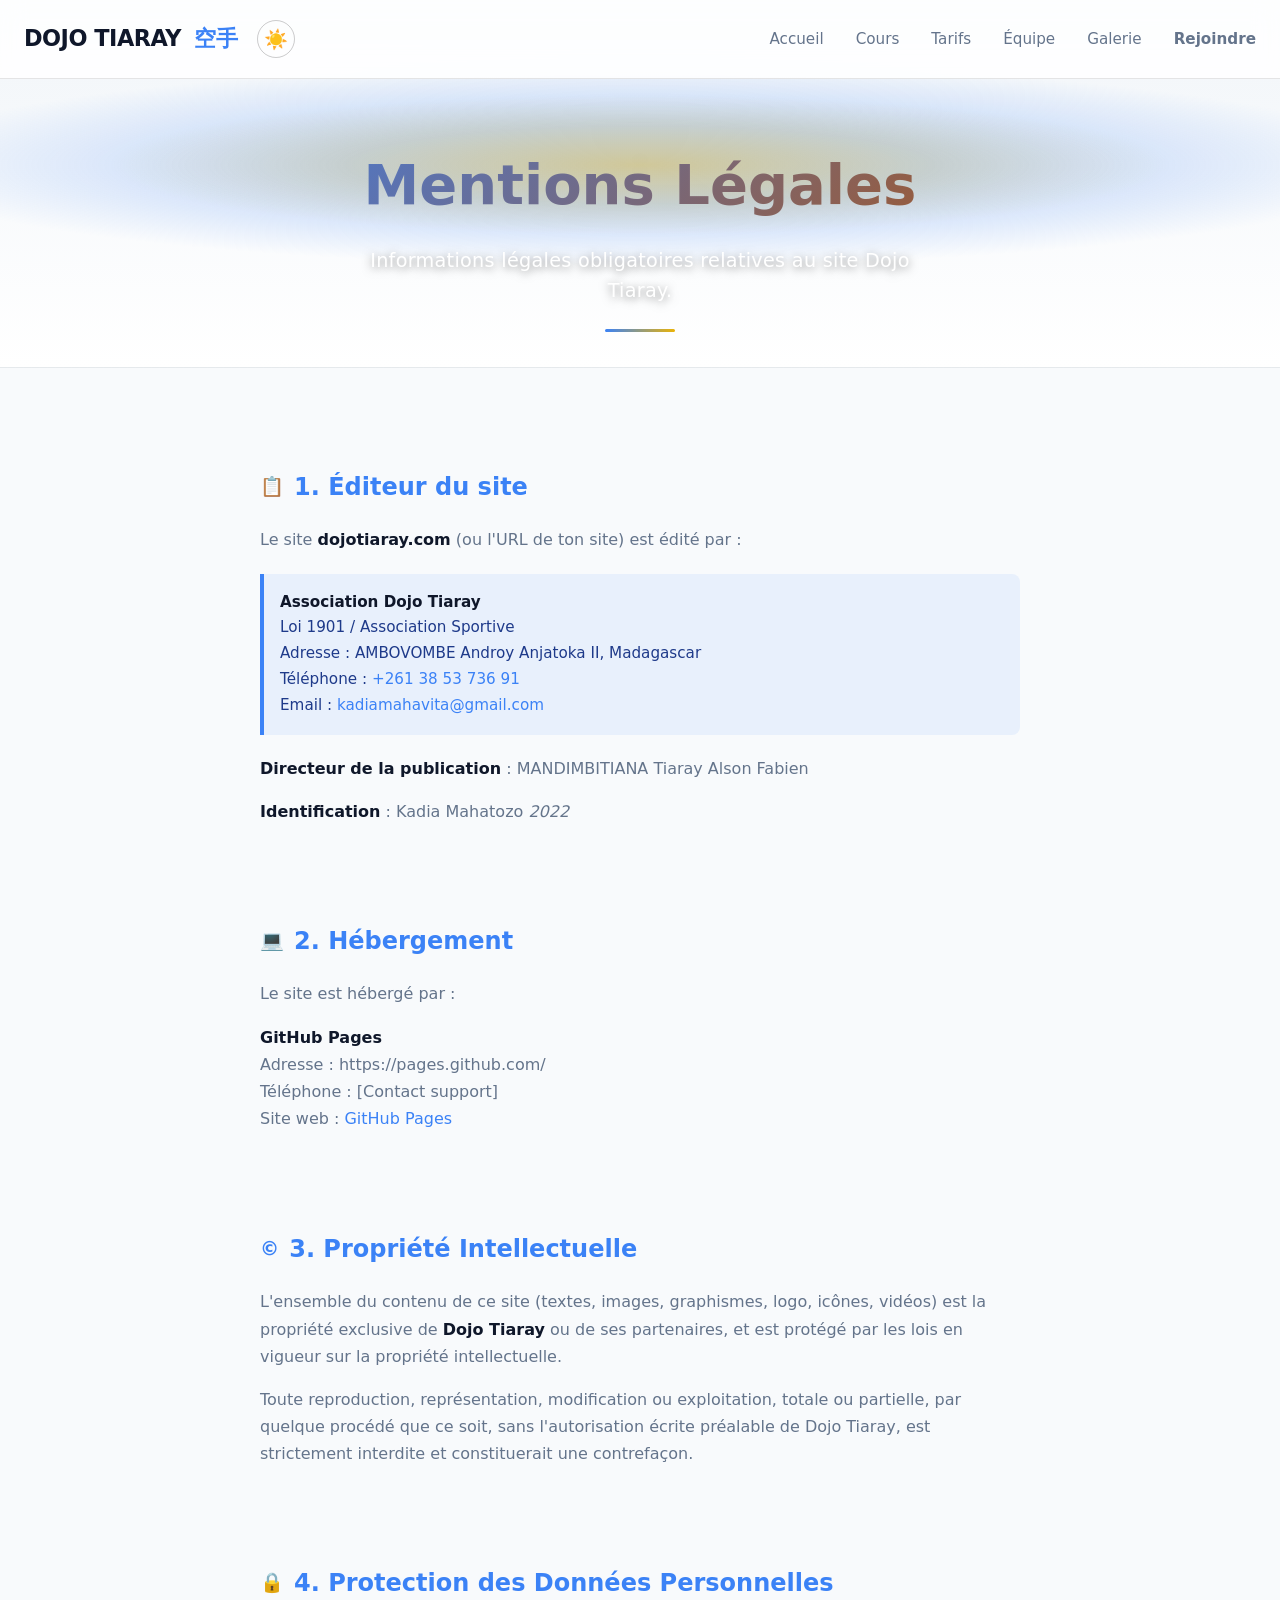
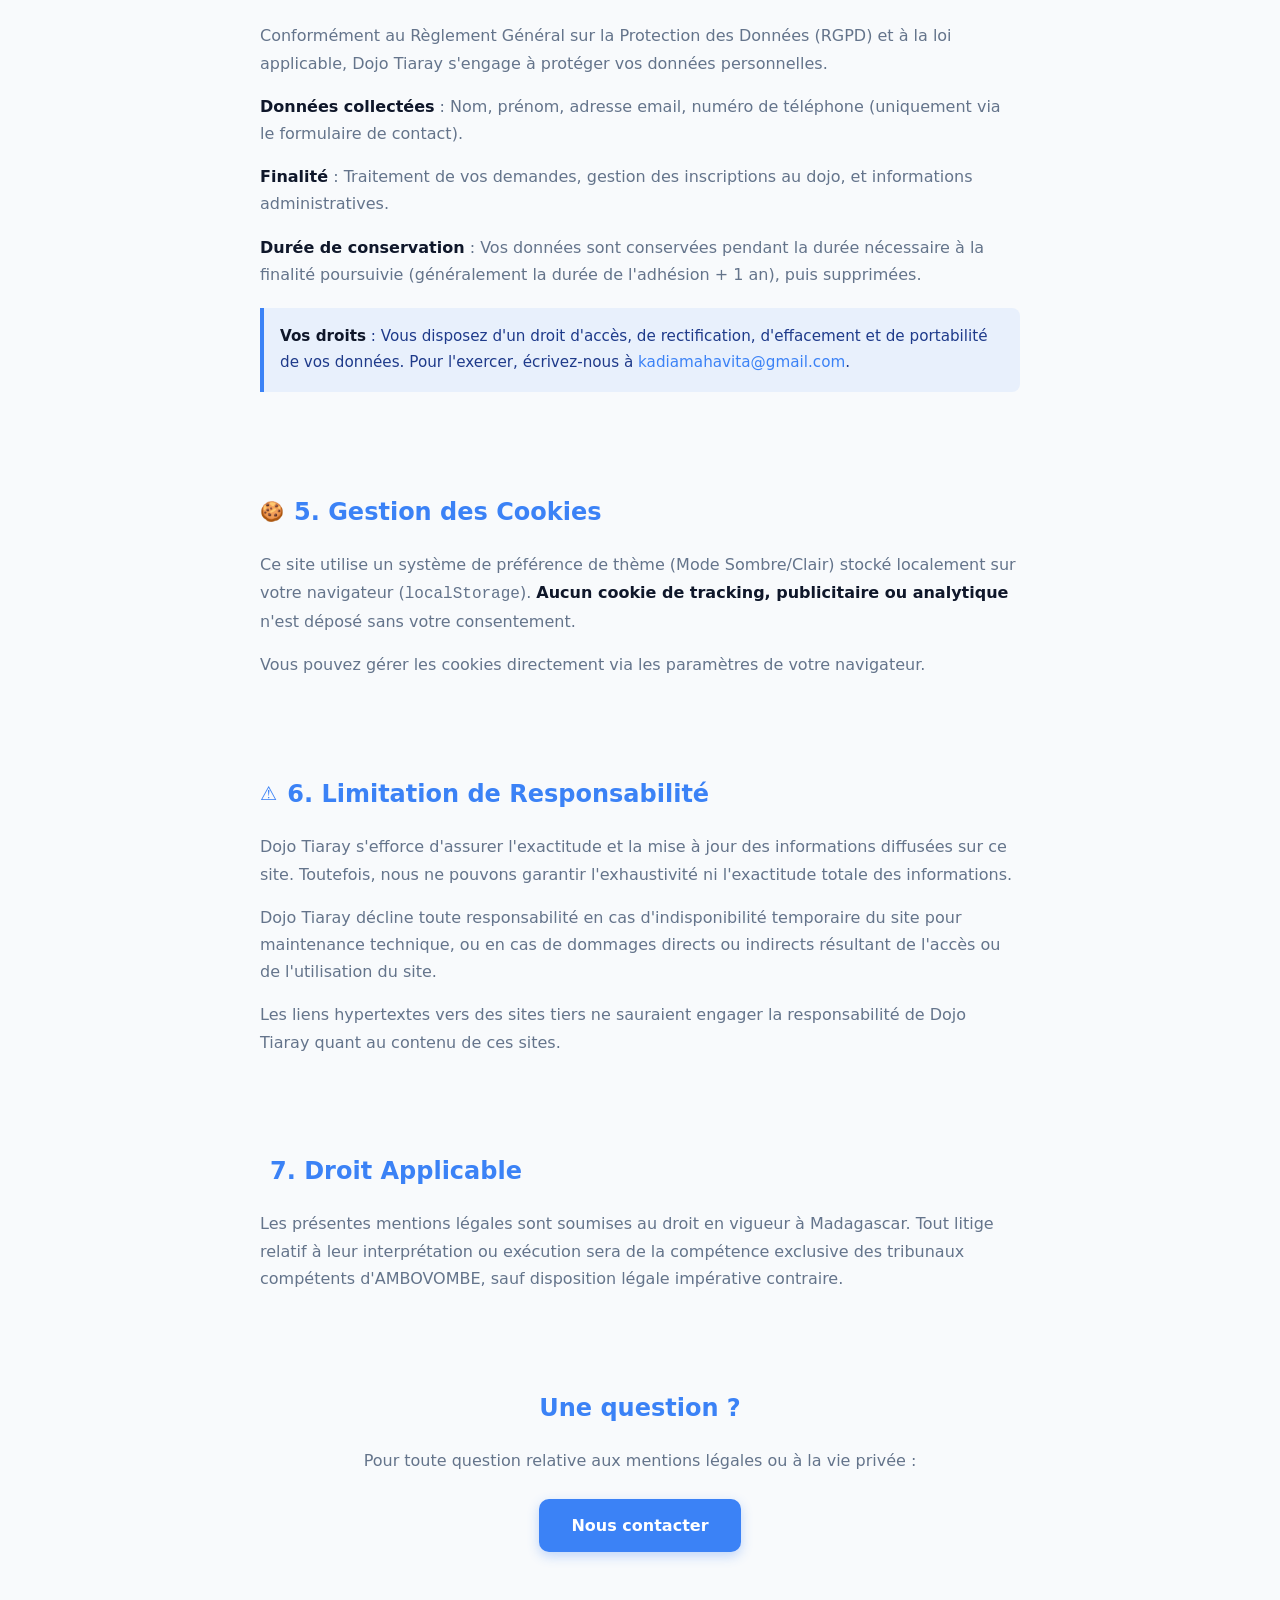
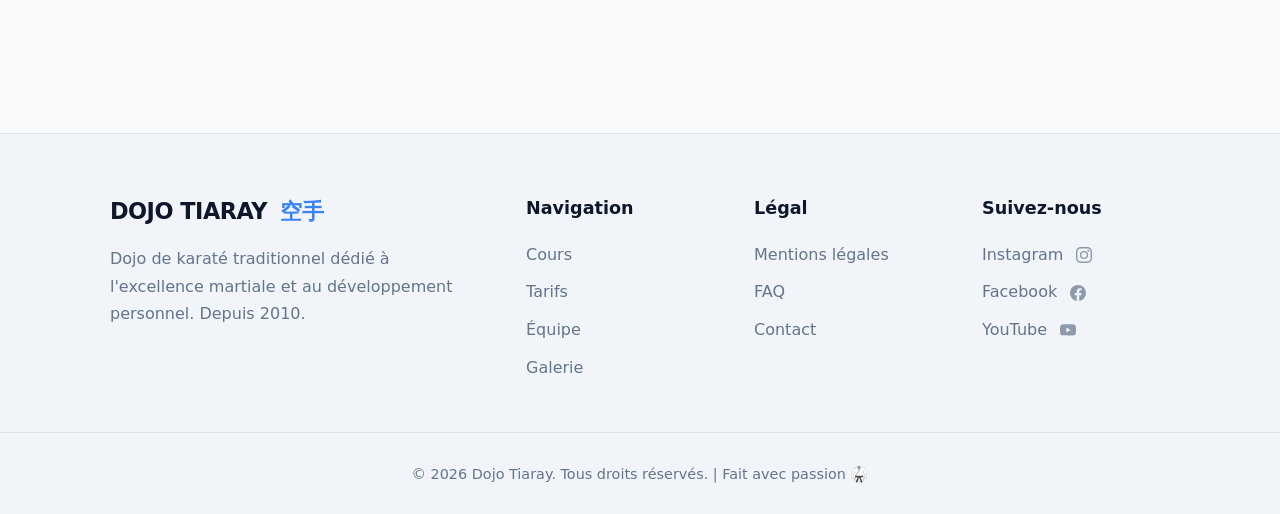
<file: mentions-legales.html>
<!DOCTYPE html>
<html lang="fr">
<head>
    <meta charset="UTF-8">
    <meta name="viewport" content="width=device-width, initial-scale=1.0">
    <title>Mentions Légales | Dojo Tiaray</title>
    <meta name="description" content="Mentions légales, politique de confidentialité et conditions d'utilisation du site Dojo Tiaray.">
    
    <!-- Liens standards -->
    <link rel="stylesheet" href="style.css">
    <script src="script.js" defer></script>
    
    <!-- ️MENU + ANIMATIONS + EFFET + MODE CLAIR -->
    <style>
        html, body { overflow-x: hidden !important; max-width: 100vw !important; }
        
        /*  MENU MOBILE (Identique aux autres pages) */
        @media screen and (min-width: 901px) {
            .menu-toggle { display: none !important; }
            #nav-list { display: flex !important; flex-direction: row !important; position: static !important; width: auto !important; height: auto !important; background: transparent !important; gap: 32px !important; }
            #nav-list a { display: inline-block !important; font-size: 0.95rem !important; padding: 0 !important; color: var(--muted) !important; background: transparent !important; }
            #nav-list a::after { display: block !important; }
        }
        @media screen and (max-width: 900px) {
            .navbar { padding: 16px 20px !important; z-index: 1000 !important; display: flex !important; justify-content: flex-start !important; align-items: center !important; }
            .logo { order: 1 !important; flex-shrink: 0 !important; }
            .theme-toggle { display: flex !important; order: 2 !important; margin-left: auto !important; margin-right: 12px !important; flex-shrink: 0 !important; }
            .menu-toggle { display: flex !important; flex-direction: column !important; justify-content: center !important; align-items: center !important; width: 44px !important; height: 44px !important; padding: 0 !important; margin: 0 !important; order: 3 !important; flex-shrink: 0 !important; z-index: 10000 !important; background: rgba(59,130,246,0.2) !important; border-radius: 8px !important; border: 1px solid rgba(255,255,255,0.2) !important; cursor: pointer !important; }
            .menu-toggle span { display: block !important; width: 24px !important; height: 2px !important; background: #ffffff !important; margin: 4px 0 !important; border-radius: 2px !important; }
            .menu-toggle.active span:nth-child(1) { transform: rotate(45deg) translate(5px, 5px) !important; }
            .menu-toggle.active span:nth-child(2) { opacity: 0 !important; }
            .menu-toggle.active span:nth-child(3) { transform: rotate(-45deg) translate(5px, -5px) !important; }
            #nav-list { position: fixed !important; top: 0 !important; right: -100% !important; width: 80% !important; max-width: 320px !important; height: 100vh !important; display: flex !important; flex-direction: column !important; justify-content: center !important; align-items: center !important; background: #1e293b !important; z-index: 9999 !important; transition: right 0.3s ease-in-out !important; box-shadow: -5px 0 25px rgba(0,0,0,0.5) !important; padding: 20px !important; gap: 15px !important; }
            #nav-list.open { right: 0 !important; }
            #nav-list a { display: block !important; font-size: 1.3rem !important; font-weight: 600 !important; width: 100% !important; text-align: center !important; padding: 15px 10px !important; color: #ffffff !important; text-decoration: none !important; background: rgba(255,255,255,0.05) !important; border-radius: 8px !important; }
            #nav-list a:hover, #nav-list a.active { background: var(--accent) !important; }
            #nav-list a::after { display: none !important; }
        }

        /*  ANIMATION TITRE - SANS CONFLIT AVEC STYLE.CSS GLOBAL */
        .page-header .animated-title,
        .page-header .animated-subtitle {
            animation: none !important;
            transition: none !important;
        }
        .page-header .animated-title {
            opacity: 0;
            transform: translateY(30px) scale(0.98);
            filter: blur(4px);
        }
        .page-header .animated-subtitle {
            opacity: 0;
            transform: translateY(20px);
        }
        .page-header.is-loaded .animated-title {
            opacity: 1 !important;
            transform: translateY(0) scale(1) !important;
            filter: blur(0) !important;
            transition: opacity 1.2s cubic-bezier(0.22, 1, 0.36, 1), transform 1.2s cubic-bezier(0.22, 1, 0.36, 1), filter 1.2s cubic-bezier(0.22, 1, 0.36, 1) !important;
            transition-delay: 0.3s !important;
        }
        .page-header.is-loaded .animated-subtitle {
            opacity: 1 !important;
            transform: translateY(0) !important;
            transition: opacity 1s cubic-bezier(0.22, 1, 0.36, 1), transform 1s cubic-bezier(0.22, 1, 0.36, 1) !important;
            transition-delay: 0.5s !important;
        }

        /*  EFFET: BACKGROUND DÉCORATIF + PULSE DOJO */
        .page-header {
            position: relative;
            overflow: hidden;
            background: linear-gradient(180deg, var(--surface) 0%, var(--bg) 100%);
        }
        .page-header .container {
            position: relative;
            z-index: 2;
        }
        
        /* Halo lumineux (Défaut - Mode Sombre) */
        .page-header::before {
            content: '';
            position: absolute;
            top: 15%;
            left: 50%;
            transform: translateX(-50%) scale(0.8);
            width: 130%;
            height: 220px;
            background: 
                radial-gradient(ellipse at center, rgba(234, 179, 8, 0.12) 0%, transparent 45%),
                radial-gradient(ellipse at center, rgba(59, 130, 246, 0.1) 25%, transparent 65%);
            pointer-events: none;
            z-index: 0;
            opacity: 0;
            animation: headerGlowReveal 1.5s cubic-bezier(0.22, 1, 0.36, 1) 0.1s forwards,
                       pulseSoft 4.5s ease-in-out infinite 1.5s;
        }
        
        /* MODE CLAIR */
        [data-theme="light"] .page-header {
            background: linear-gradient(180deg, #f1f5f9 0%, #ffffff 100%) !important;
            border-bottom: 1px solid rgba(0,0,0,0.05);
        }
        [data-theme="light"] .page-header::before {
            background: 
                radial-gradient(ellipse at center, rgba(234, 179, 8, 0.4) 0%, transparent 45%),
                radial-gradient(ellipse at center, rgba(59, 130, 246, 0.3) 25%, transparent 65%);
        }
        [data-theme="light"] .page-header .animated-title {
            background: linear-gradient(135deg, var(--accent) 0%, #b45309 100%) !important;
            -webkit-background-clip: text !important;
            background-clip: text !important;
            color: transparent !important;
            position: relative !important;
            z-index: 3 !important;
            text-shadow: 0 0 1px rgba(0,0,0,0.01);
        }

        /* Ligne décorative sous le titre */
        .page-header::after {
            content: '';
            position: absolute;
            bottom: 35px;
            left: 50%;
            transform: translateX(-50%) scaleX(0);
            width: 70px;
            height: 3px;
            background: linear-gradient(90deg, var(--accent), var(--gold));
            border-radius: 2px;
            opacity: 0;
            transition: transform 0.8s var(--ease), opacity 0.6s var(--ease);
            transition-delay: 0.7s;
            z-index: 1;
        }
        .page-header.is-loaded::after {
            transform: translateX(-50%) scaleX(1);
            opacity: 1;
        }
        
        @keyframes headerGlowReveal {
            0% { opacity: 0; transform: translateX(-50%) scale(0.8); }
            100% { opacity: 1; transform: translateX(-50%) scale(1); }
        }
        @keyframes pulseSoft {
            0%, 100% { opacity: 0.65; transform: translateX(-50%) scale(1); }
            50% { opacity: 1; transform: translateX(-50%) scale(1.03); }
        }

        /*  STYLES SPÉCIFIQUES TEXTE LÉGAL */
        .legal-content { max-width: 800px; margin: 0 auto; }
        .legal-section { margin-bottom: 48px; padding-bottom: 32px; border-bottom: 1px solid rgba(255,255,255,0.1); }
        .legal-section:last-child { border-bottom: none; }
        .legal-section h2 { 
            font-size: 1.5rem; 
            color: var(--accent); 
            margin-bottom: 20px; 
            font-weight: 700; 
            display: flex; 
            align-items: center; 
            gap: 10px; 
        }
        .legal-section h2 span { font-size: 1.2rem; }
        .legal-section p { 
            color: var(--muted); 
            line-height: 1.7; 
            margin-bottom: 16px; 
            font-size: 1rem; 
        }
        .legal-section a { color: var(--accent); text-decoration: none; transition: opacity 0.2s; }
        .legal-section a:hover { opacity: 0.8; text-decoration: underline; }
        .legal-section strong { color: var(--text); font-weight: 600; }
        
        .highlight-box {
            background: rgba(59, 130, 246, 0.1);
            border-left: 4px solid var(--accent);
            padding: 16px;
            border-radius: 0 8px 8px 0;
            margin: 20px 0;
        }
        .highlight-box p { margin: 0; color: var(--text); font-size: 0.95rem; }
        
        /* Mode clair : ajustement des boîtes surlignées */
        [data-theme="light"] .highlight-box {
            background: rgba(59, 130, 246, 0.08);
            border-left-color: var(--accent);
        }
        [data-theme="light"] .highlight-box p {
            color: #1e3a8a; /* Bleu foncé lisible sur fond clair */
        }
        /* VISIBILITÉ BOUTON EN MODE SOMBRE */
.legal-section .btn-primary {
    background: var(--accent) !important;
    color: #ffffff !important;
    font-weight: 600 !important;
    padding: 14px 32px !important;
    border-radius: 10px !important;
    text-decoration: none !important;
    display: inline-block !important;
    transition: all 0.3s var(--ease) !important;
    box-shadow: 0 4px 12px rgba(59, 130, 246, 0.3) !important;
    border: none !important;
}

.legal-section .btn-primary:hover {
    background: var(--accent-hover) !important;
    transform: translateY(-2px) !important;
    box-shadow: 0 8px 24px rgba(59, 130, 246, 0.5) !important;
}

/* Mode clair : ajustement si nécessaire */
[data-theme="light"] .legal-section .btn-primary {
    background: var(--accent) !important;
    color: #ffffff !important;
    box-shadow: 0 4px 12px rgba(59, 130, 246, 0.3) !important;
}
    </style>

    <!--  Open Graph / Réseaux Sociaux -->
<meta property="og:type" content="website">
<meta property="og:url" content="https://dojotiaray.com/">
<meta property="og:title" content="Dojo Tiaray | Karaté Traditionnel & Moderne">
<meta property="og:description" content="Karaté traditionnel à Ambovombe, Madagascar. Cours pour tous niveaux, tous âges. Premier cours gratuit.">
<meta property="og:image" content="https://dojotiaray.com/img/DOJO-7.webp">
<meta property="og:image:width" content="1200">
<meta property="og:image:height" content="630">
<meta property="og:locale" content="fr_FR">

<!-- 🐦 Twitter Card -->
<meta name="twitter:card" content="summary_large_image">
<meta name="twitter:title" content="Dojo Tiaray | Karaté Traditionnel">
<meta name="twitter:description" content="Cours pour tous niveaux, tous âges. Premier cours gratuit.">
<meta name="twitter:image" content="https://dojotiaray.com/img/DOJO-7.webp">

    <!-- Dans cours.html -->
<meta name="description" content="Planning des cours de karaté au Dojo Tiaray. Cours pour enfants, adolescents et adultes. Premier cours gratuit.">

<!-- Dans tarifs.html -->
<meta name="description" content="Tarifs adaptés pour tous les budgets au Dojo Tiaray. Formules mensuelles, trimestrielles et annuelles. Inscription ouverte.">

<!-- Dans equipe.html -->
<meta name="description" content="Découvrez nos senseis diplômés et passionnés au Dojo Tiaray. Enseignement traditionnel du karaté à Ambovombe.">

<!-- Dans galerie.html -->
<meta name="description" content="Photos et vidéos des entraînements, stages et compétitions au Dojo Tiaray. Découvrez l'ambiance de notre dojo.">

<!-- Dans contact.html -->
<meta name="description" content="Contactez le Dojo Tiaray pour réserver votre cours d'essai gratuit. Téléphone, email, formulaire de contact.">
</head>
<body>
    <div class="scroll-progress" aria-hidden="true"></div>
    
    <!-- NAVBAR -->
    <nav class="navbar">
        <a href="index.html" class="logo">DOJO TIARAY <span>空手</span></a>
        <button class="theme-toggle" aria-label="Changer le thème"><span class="theme-icon">🌙</span></button>
        <button class="menu-toggle" aria-label="Menu" aria-expanded="false"><span></span><span></span><span></span></button>
        <ul id="nav-list">
            <li><a href="index.html">Accueil</a></li>
            <li><a href="cours.html">Cours</a></li>
            <li><a href="tarifs.html">Tarifs</a></li>
            <li><a href="equipe.html">Équipe</a></li>
            <li><a href="galerie.html">Galerie</a></li>
            <li><a href="contact.html" class="btn-nav">Rejoindre</a></li>
        </ul>
    </nav>

    <!-- HEADER AVEC ANIMATION -->
    <header class="page-header" style="padding: 140px 0 60px; text-align: center;">
        <div class="container">
            <h1 class="animated-title" style="font-size: clamp(2.5rem, 5vw, 3.5rem); margin-bottom: 16px;">Mentions Légales</h1>
            <p class="animated-subtitle" style="max-width: 600px; margin: 0 auto;">Informations légales obligatoires relatives au site Dojo Tiaray.</p>
        </div>
    </header>

    <!-- CONTENU PRINCIPAL -->
    <main class="section">
        <div class="container legal-content">
            
            <!-- 1. Éditeur du site -->
            <section class="legal-section animate-on-scroll">
                <h2><span>📋</span> 1. Éditeur du site</h2>
                <p>Le site <strong>dojotiaray.com</strong> (ou l'URL de ton site) est édité par :</p>
                <div class="highlight-box">
                    <p><strong>Association Dojo Tiaray</strong><br>
                    Loi 1901 / Association Sportive<br>
                    Adresse : AMBOVOMBE Androy Anjatoka II, Madagascar<br>
                    Téléphone : <a href="tel:+261385373691">+261 38 53 736 91</a><br>
                    Email : <a href="mailto:kadiamahavita@gmail.com">kadiamahavita@gmail.com</a></p>
                </div>
                <p><strong>Directeur de la publication</strong> : MANDIMBITIANA Tiaray Alson Fabien</p>
                <p><strong>Identification</strong> : Kadia Mahatozo <em> 2022 </em></p>
            </section>

            <!-- 2. Hébergement -->
            <section class="legal-section animate-on-scroll stagger-1">
                <h2><span>💻</span> 2. Hébergement</h2>
                <p>Le site est hébergé par :</p>
                <p><strong>GitHub Pages</strong><br>
                Adresse : https://pages.github.com/<br>
                Téléphone : [Contact support]<br>
                Site web : <a href="https://pages.github.com/" target="_blank" rel="noopener">GitHub Pages</a></p>
            </section>

            <!-- 3. Propriété Intellectuelle -->
            <section class="legal-section animate-on-scroll stagger-2">
                <h2><span>©️</span> 3. Propriété Intellectuelle</h2>
                <p>L'ensemble du contenu de ce site (textes, images, graphismes, logo, icônes, vidéos) est la propriété exclusive de <strong>Dojo Tiaray</strong> ou de ses partenaires, et est protégé par les lois en vigueur sur la propriété intellectuelle.</p>
                <p>Toute reproduction, représentation, modification ou exploitation, totale ou partielle, par quelque procédé que ce soit, sans l'autorisation écrite préalable de Dojo Tiaray, est strictement interdite et constituerait une contrefaçon.</p>
            </section>

            <!-- 4. Données Personnelles (RGPD) -->
            <section class="legal-section animate-on-scroll stagger-3">
                <h2><span>🔒</span> 4. Protection des Données Personnelles</h2>
                <p>Conformément au Règlement Général sur la Protection des Données (RGPD) et à la loi applicable, Dojo Tiaray s'engage à protéger vos données personnelles.</p>
                
                <p><strong>Données collectées</strong> : Nom, prénom, adresse email, numéro de téléphone (uniquement via le formulaire de contact).</p>
                <p><strong>Finalité</strong> : Traitement de vos demandes, gestion des inscriptions au dojo, et informations administratives.</p>
                <p><strong>Durée de conservation</strong> : Vos données sont conservées pendant la durée nécessaire à la finalité poursuivie (généralement la durée de l'adhésion + 1 an), puis supprimées.</p>
                
                <div class="highlight-box">
                    <p><strong>Vos droits</strong> : Vous disposez d'un droit d'accès, de rectification, d'effacement et de portabilité de vos données. Pour l'exercer, écrivez-nous à <a href="mailto:kadiamahavita@gmail.com">kadiamahavita@gmail.com</a>.</p>
                </div>
            </section>

            <!-- 5. Cookies -->
            <section class="legal-section animate-on-scroll stagger-1">
                <h2><span>🍪</span> 5. Gestion des Cookies</h2>
                <p>Ce site utilise un système de préférence de thème (Mode Sombre/Clair) stocké localement sur votre navigateur (<code>localStorage</code>). <strong>Aucun cookie de tracking, publicitaire ou analytique</strong> n'est déposé sans votre consentement.</p>
                <p>Vous pouvez gérer les cookies directement via les paramètres de votre navigateur.</p>
            </section>

            <!-- 6. Limitation de responsabilité -->
            <section class="legal-section animate-on-scroll stagger-2">
                <h2><span>⚠️</span> 6. Limitation de Responsabilité</h2>
                <p>Dojo Tiaray s'efforce d'assurer l'exactitude et la mise à jour des informations diffusées sur ce site. Toutefois, nous ne pouvons garantir l'exhaustivité ni l'exactitude totale des informations.</p>
                <p>Dojo Tiaray décline toute responsabilité en cas d'indisponibilité temporaire du site pour maintenance technique, ou en cas de dommages directs ou indirects résultant de l'accès ou de l'utilisation du site.</p>
                <p>Les liens hypertextes vers des sites tiers ne sauraient engager la responsabilité de Dojo Tiaray quant au contenu de ces sites.</p>
            </section>

            <!-- 7. Droit applicable -->
            <section class="legal-section animate-on-scroll stagger-3">
                <h2><span>️</span> 7. Droit Applicable</h2>
                <p>Les présentes mentions légales sont soumises au droit en vigueur à Madagascar. Tout litige relatif à leur interprétation ou exécution sera de la compétence exclusive des tribunaux compétents d'AMBOVOMBE, sauf disposition légale impérative contraire.</p>
            </section>

            <!-- 8. Contact -->
            <section class="legal-section animate-on-scroll" style="margin-top: 40px; text-align: center; border-bottom: none;">
                <h2 style="justify-content: center;">Une question ?</h2>
                <p style="margin-bottom: 24px;">Pour toute question relative aux mentions légales ou à la vie privée :</p>
                <a href="contact.html" class="btn-primary">Nous contacter</a>
            </section>

        </div>
    </main>

    <!-- FOOTER -->
    <footer>
        <div class="container footer-content">
            <div class="footer-brand">
                <a href="index.html" class="logo">DOJO TIARAY <span>空手</span></a>
                <p>Dojo de karaté traditionnel dédié à l'excellence martiale et au développement personnel. Depuis 2010.</p>
            </div>
            <div class="footer-links">
                <h4>Navigation</h4>
                <ul><li><a href="cours.html">Cours</a></li><li><a href="tarifs.html">Tarifs</a></li><li><a href="equipe.html">Équipe</a></li><li><a href="galerie.html">Galerie</a></li></ul>
            </div>
            <div class="footer-links">
                <h4>Légal</h4>
                <ul>
                    <li><a href="mentions-legales.html">Mentions légales</a></li>
                    <li><a href="faq.html">FAQ</a></li>
                    <li><a href="contact.html">Contact</a></li>
                </ul>
            </div>
            <div class="footer-links">
                <h4>Suivez-nous</h4>
                <ul>
                    <li><a href="https://www.instagram.com/fabienalson?igsh=bHR6eXVoZTltcmJr" target="_blank" rel="noopener noreferrer">Instagram <svg class="social-icon-inline" viewBox="0 0 24 24" aria-hidden="true"><path d="M12 2.163c3.204 0 3.584.012 4.85.07 3.252.148 4.771 1.691 4.919 4.919.058 1.265.069 1.645.069 4.849 0 3.205-.012 3.584-.069 4.849-.149 3.225-1.664 4.771-4.919 4.919-1.266.058-1.644.07-4.85.07-3.204 0-3.584-.012-4.849-.07-3.26-.149-4.771-1.699-4.919-4.92-.058-1.265-.07-1.644-.07-4.849 0-3.204.013-3.583.07-4.849.149-3.227 1.664-4.771 4.919-4.919 1.266-.057 1.645-.069 4.849-.069zM12 0C8.741 0 8.333.014 7.053.072 2.695.272.273 2.69.073 7.052.014 8.333 0 8.741 0 12c0 3.259.014 3.668.072 4.948.2 4.358 2.618 6.78 6.98 6.98C8.333 23.986 8.741 24 12 24c3.259 0 3.668-.014 4.948-.072 4.354-.2 6.782-2.618 6.979-6.98.059-1.28.073-1.689.073-4.948 0-3.259-.014-3.667-.072-4.947-.196-4.354-2.617-6.78-6.979-6.98C15.668.014 15.259 0 12 0zm0 5.838a6.162 6.162 0 100 12.324 6.162 6.162 0 000-12.324zM12 16a4 4 0 110-8 4 4 0 010 8zm6.406-11.845a1.44 1.44 0 100 2.881 1.44 1.44 0 000-2.881z"/></svg></a></li>
                    <li><a href="https://www.facebook.com/fabien.alson" target="_blank" rel="noopener noreferrer">Facebook <svg class="social-icon-inline" viewBox="0 0 24 24" aria-hidden="true"><path d="M24 12.073c0-6.627-5.373-12-12-12s-12 5.373-12 12c0 5.99 4.388 10.954 10.125 11.854v-8.385H7.078v-3.47h3.047V9.43c0-3.007 1.792-4.669 4.533-4.669 1.312 0 2.686.235 2.686.235v2.953H15.83c-1.491 0-1.956.925-1.956 1.874v2.25h3.328l-.532 3.47h-2.796v8.385C19.612 23.027 24 18.062 24 12.073z"/></svg></a></li>
                    <li><a href="https://www.youtube.com/@KADIAMahatozo" target="_blank" rel="noopener noreferrer">YouTube <svg class="social-icon-inline" viewBox="0 0 24 24" aria-hidden="true"><path d="M23.498 6.186a3.016 3.016 0 00-2.122-2.136C19.505 3.545 12 3.545 12 3.545s-7.505 0-9.377.505A3.017 3.017 0 00.502 6.186C0 8.07 0 12 0 12s0 3.93.502 5.814a3.016 3.016 0 002.122 2.136c1.871.505 9.376.505 9.376.505s7.505 0 9.377-.505a3.015 3.015 0 002.122-2.136C24 15.93 24 12 24 12s0-3.93-.502-5.814zM9.545 15.568V8.432L15.818 12l-6.273 3.568z"/></svg></a></li>
                </ul>
            </div>
        </div>
        <div class="footer-bottom">
            <p>&copy; 2026 Dojo Tiaray. Tous droits réservés. | Fait avec passion 🥋</p>
        </div>
    </footer>

    <!--  SCRIPT ANIMATION TITRE -->
    <script>
        document.addEventListener('DOMContentLoaded', () => {
            // Déclenche l'animation du titre après chargement
            const header = document.querySelector('.page-header');
            if (header) {
                setTimeout(() => header.classList.add('is-loaded'), 80);
            }
        });
    </script>
</body>
</html>
</file>
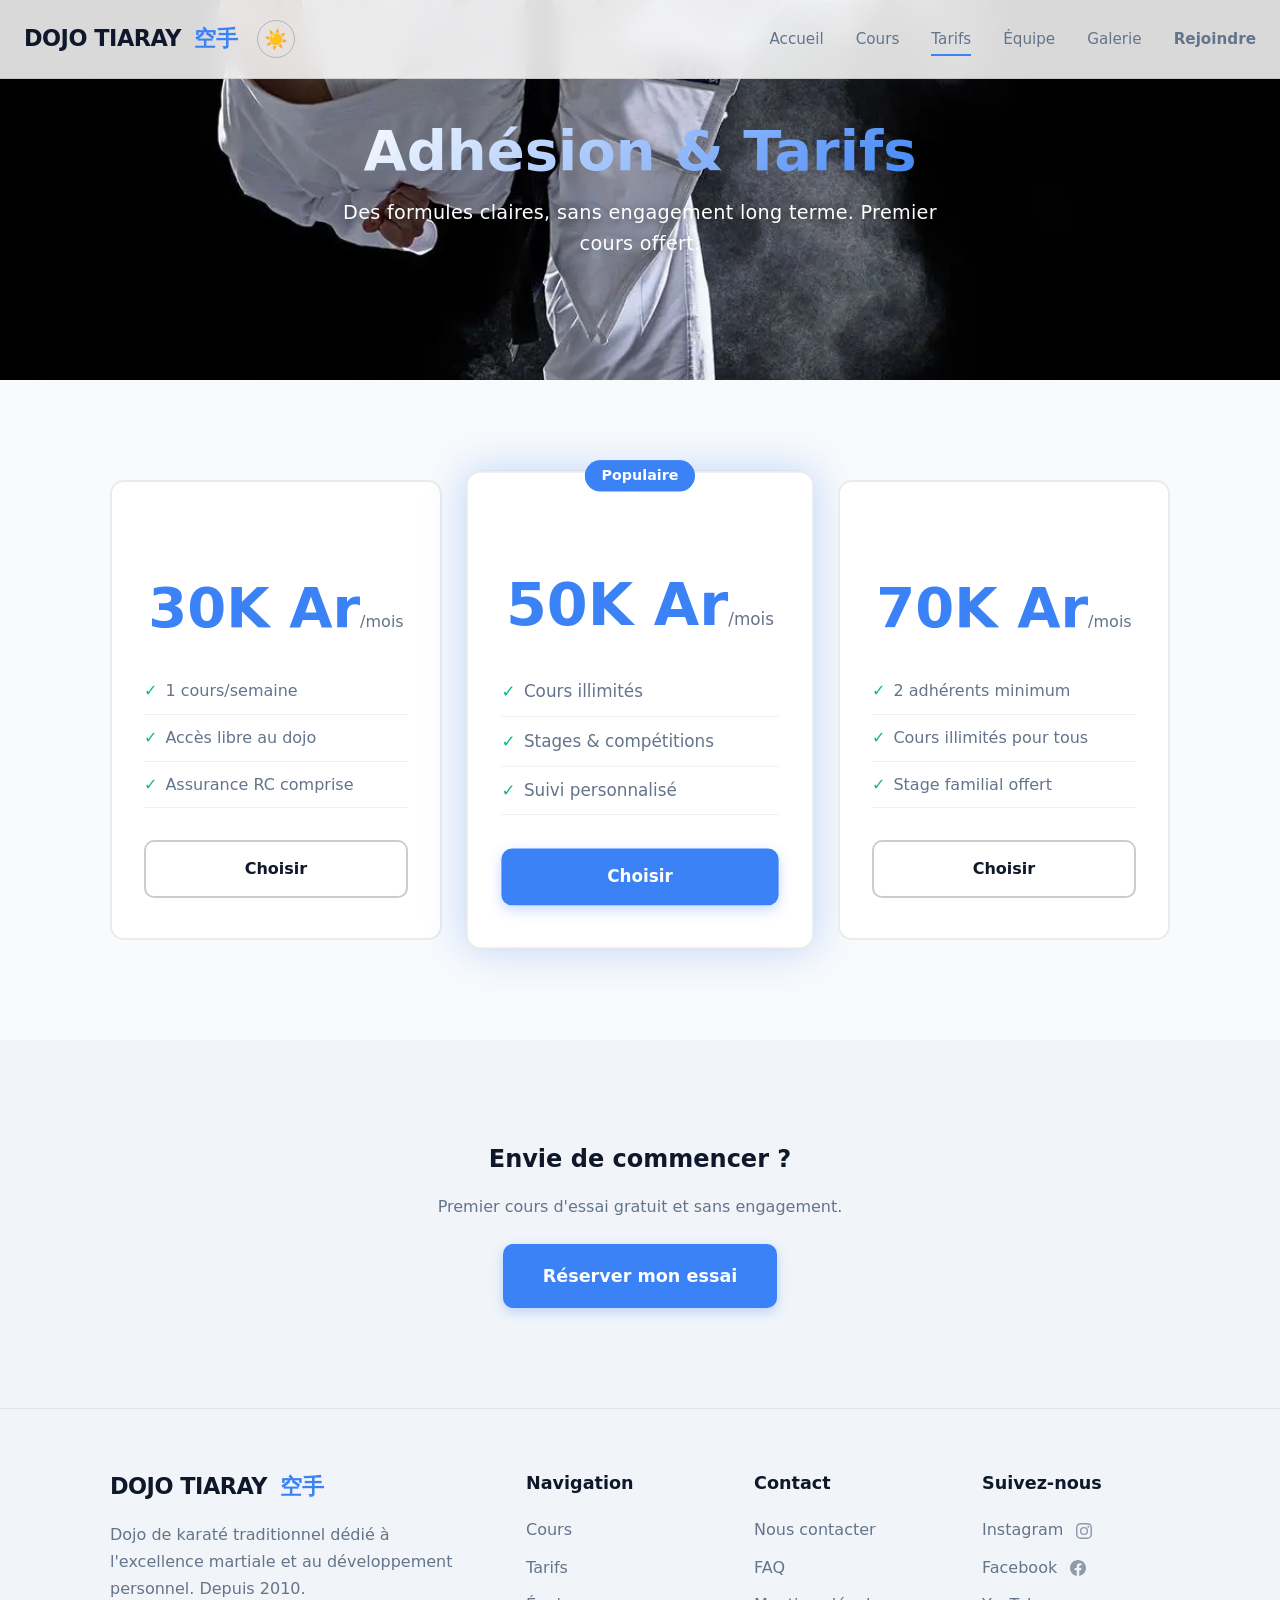
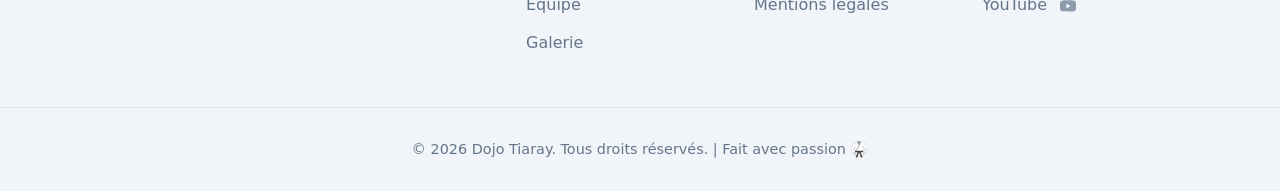
<file: tarifs.html>
<!DOCTYPE html>
<html lang="fr">
<head>
    <meta charset="UTF-8">
    <meta name="viewport" content="width=device-width, initial-scale=1.0">
    <title>Nos Tarifs | Dojo Tiaray</title>
    <meta name="description" content="Formules d'adhésion transparentes. Essai gratuit, paiement en 3x possible.">
    <link rel="stylesheet" href="style.css">
    <script src="script.js" defer></script>

    <!-- 🛡️ VISIBILITÉ MENU (Desktop & Mobile) -->
    <style>
        html, body { overflow-x: hidden !important; max-width: 100vw !important; }
        @media screen and (min-width: 901px) {
            .menu-toggle { display: none !important; }
            #nav-list { display: flex !important; flex-direction: row !important; position: static !important; width: auto !important; height: auto !important; background: transparent !important; gap: 32px !important; }
            #nav-list a { display: inline-block !important; font-size: 0.95rem !important; padding: 0 !important; color: var(--muted) !important; background: transparent !important; }
            #nav-list a::after { display: block !important; }
        }
        @media screen and (max-width: 900px) {
            .navbar { padding: 16px 20px !important; z-index: 1000 !important; display: flex !important; justify-content: flex-start !important; align-items: center !important; }
            .logo { order: 1 !important; flex-shrink: 0 !important; }
            .theme-toggle { display: flex !important; order: 2 !important; margin-left: auto !important; margin-right: 12px !important; flex-shrink: 0 !important; }
            .menu-toggle { display: flex !important; flex-direction: column !important; justify-content: center !important; align-items: center !important; width: 44px !important; height: 44px !important; padding: 0 !important; margin: 0 !important; order: 3 !important; flex-shrink: 0 !important; z-index: 10000 !important; background: rgba(59,130,246,0.2) !important; border-radius: 8px !important; border: 1px solid rgba(255,255,255,0.2) !important; cursor: pointer !important; }
            .menu-toggle span { display: block !important; width: 24px !important; height: 2px !important; background: #ffffff !important; margin: 4px 0 !important; border-radius: 2px !important; }
            .menu-toggle.active span:nth-child(1) { transform: rotate(45deg) translate(5px, 5px) !important; }
            .menu-toggle.active span:nth-child(2) { opacity: 0 !important; }
            .menu-toggle.active span:nth-child(3) { transform: rotate(-45deg) translate(5px, -5px) !important; }
            #nav-list { position: fixed !important; top: 0 !important; right: -100% !important; width: 80% !important; max-width: 320px !important; height: 100vh !important; display: flex !important; flex-direction: column !important; justify-content: center !important; align-items: center !important; background: #1e293b !important; z-index: 9999 !important; transition: right 0.3s ease-in-out !important; box-shadow: -5px 0 25px rgba(0,0,0,0.5) !important; padding: 20px !important; gap: 15px !important; }
            #nav-list.open { right: 0 !important; }
            #nav-list a { display: block !important; font-size: 1.3rem !important; font-weight: 600 !important; width: 100% !important; text-align: center !important; padding: 15px 10px !important; color: #ffffff !important; text-decoration: none !important; background: rgba(255,255,255,0.05) !important; border-radius: 8px !important; }
            #nav-list a:hover, #nav-list a.active { background: var(--accent) !important; }
            #nav-list a::after { display: none !important; }
        }
    </style>

    <!-- 🎨 STYLE HEADER : Sous-titre ultra-visible + Titre animé premium -->
    <style>
    .tarifs-header {
        position: relative;
        height: 380px;
        display: flex;
        flex-direction: column;
        align-items: center;
        justify-content: center;
        text-align: center;
        overflow: hidden;
        background: #0b1120 url('img/style.webp') center/cover no-repeat;
        padding-top: 80px;
        border-top: none !important;
    }
    .tarifs-header::before {
        content: '';
        position: absolute; inset: 0;
        background: linear-gradient(180deg, rgba(11,17,32,0.75) 0%, rgba(5,10,20,0.95) 65%, rgba(5,10,20,0.99) 100%);
        z-index: 1;
    }
    .header-content {
        position: relative; z-index: 2; max-width: 800px; padding: 0 20px;
    }
    
    /* ✨ TITRE (Contrôlé par JS) */
    .animated-title {
        font-size: clamp(2.8rem, 6vw, 4.5rem);
        font-weight: 800;
        margin: 0 0 16px 0;
        line-height: 1.1;
        background: linear-gradient(90deg, #ffffff, #3b82f6, #fbbf24, #ffffff);
        background-size: 300% 100%;
        -webkit-background-clip: text;
        background-clip: text;
        color: transparent;
        opacity: 0;
        transform: translateY(30px) scale(0.95);
        filter: blur(5px);
        animation: none !important;
    }

    /* 💬 SOUS-TITRE (Ultra-visible) */
    .animated-subtitle {
        font-size: clamp(1.1rem, 2.5vw, 1.4rem);
        color: #f8fafc !important;
        font-weight: 500;
        letter-spacing: 0.3px;
        text-shadow: 
            0 4px 14px rgba(0, 0, 0, 0.95),
            0 2px 6px rgba(0, 0, 0, 0.85),
            0 0 15px rgba(59, 130, 246, 0.12);
        opacity: 0;
        transform: translateY(20px);
        animation: subEnter 0.9s cubic-bezier(0.22, 1, 0.36, 1) 0.5s forwards;
    }

    @keyframes subEnter { to { opacity: 1; transform: translateY(0); } }

    @media (max-width: 600px) {
        .tarifs-header { height: 300px; padding-top: 60px; }
    }
</style>

<!--  Open Graph / Réseaux Sociaux -->
<meta property="og:type" content="website">
<meta property="og:url" content="https://dojotiaray.com/">
<meta property="og:title" content="Dojo Tiaray | Karaté Traditionnel & Moderne">
<meta property="og:description" content="Karaté traditionnel à Ambovombe, Madagascar. Cours pour tous niveaux, tous âges. Premier cours gratuit.">
<meta property="og:image" content="https://dojotiaray.com/img/DOJO-7.webp">
<meta property="og:image:width" content="1200">
<meta property="og:image:height" content="630">
<meta property="og:locale" content="fr_FR">

<!-- 🐦 Twitter Card -->
<meta name="twitter:card" content="summary_large_image">
<meta name="twitter:title" content="Dojo Tiaray | Karaté Traditionnel">
<meta name="twitter:description" content="Cours pour tous niveaux, tous âges. Premier cours gratuit.">
<meta name="twitter:image" content="https://dojotiaray.com/img/DOJO-7.webp">

    <!-- Dans cours.html -->
<meta name="description" content="Planning des cours de karaté au Dojo Tiaray. Cours pour enfants, adolescents et adultes. Premier cours gratuit.">

<!-- Dans tarifs.html -->
<meta name="description" content="Tarifs adaptés pour tous les budgets au Dojo Tiaray. Formules mensuelles, trimestrielles et annuelles. Inscription ouverte.">

<!-- Dans equipe.html -->
<meta name="description" content="Découvrez nos senseis diplômés et passionnés au Dojo Tiaray. Enseignement traditionnel du karaté à Ambovombe.">

<!-- Dans galerie.html -->
<meta name="description" content="Photos et vidéos des entraînements, stages et compétitions au Dojo Tiaray. Découvrez l'ambiance de notre dojo.">

<!-- Dans contact.html -->
<meta name="description" content="Contactez le Dojo Tiaray pour réserver votre cours d'essai gratuit. Téléphone, email, formulaire de contact.">
</head>
<body>
    <div class="scroll-progress" aria-hidden="true"></div>
    
    <nav class="navbar">
        <a href="index.html" class="logo">DOJO TIARAY <span>空手</span></a>
        <button class="theme-toggle" aria-label="Changer le thème" title="Mode sombre/clair">
            <span class="theme-icon">🌙</span>
        </button>
        <button class="menu-toggle" aria-label="Menu" aria-expanded="false" aria-controls="nav-list">
            <span></span><span></span><span></span>
        </button>
        <ul id="nav-list">
            <li><a href="index.html">Accueil</a></li>
            <li><a href="cours.html">Cours</a></li>
            <li><a href="tarifs.html" class="active">Tarifs</a></li>
            <li><a href="equipe.html">Équipe</a></li>
            <li><a href="galerie.html">Galerie</a></li>
            <li><a href="contact.html" class="btn-nav">Rejoindre</a></li>
        </ul>
    </nav>

    <header class="page-header tarifs-header">
        <div class="header-content">
            <h1 class="animated-title">Adhésion & Tarifs</h1>
            <p class="animated-subtitle">Des formules claires, sans engagement long terme. Premier cours offert.</p>
        </div>
    </header>

    <main>
        <section class="section">
            <div class="container">
                <div class="pricing-grid">
                    <div class="pricing-card animate-on-scroll stagger-1">
                        <h3 class="pricing-name">Découverte</h3>
                        <p class="pricing-price">30K Ar<span>/mois</span></p>
                        <ul class="pricing-features">
                            <li>1 cours/semaine</li>
                            <li>Accès libre au dojo</li>
                            <li>Assurance RC comprise</li>
                        </ul>
                        <a href="contact.html" class="btn-outline" style="width:100%">Choisir</a>
                    </div>
                    <div class="pricing-card featured animate-on-scroll stagger-2">
                        <h3 class="pricing-name">Passion</h3>
                        <p class="pricing-price">50K Ar<span>/mois</span></p>
                        <ul class="pricing-features">
                            <li>Cours illimités</li>
                            <li>Stages & compétitions</li>
                            <li>Suivi personnalisé</li>
                        </ul>
                        <a href="contact.html" class="btn-primary" style="width:100%">Choisir</a>
                    </div>
                    <div class="pricing-card animate-on-scroll stagger-3">
                        <h3 class="pricing-name">Famille</h3>
                        <p class="pricing-price">70K Ar<span>/mois</span></p>
                        <ul class="pricing-features">
                            <li>2 adhérents minimum</li>
                            <li>Cours illimités pour tous</li>
                            <li>Stage familial offert</li>
                        </ul>
                        <a href="contact.html" class="btn-outline" style="width:100%">Choisir</a>
                    </div>
                </div>
            </div>
        </section>

        <section class="section section-alt center animate-on-scroll">
            <h2 style="margin-bottom: 16px;">Envie de commencer ?</h2>
            <p style="color: var(--muted); max-width: 600px; margin: 0 auto 24px;">Premier cours d'essai gratuit et sans engagement.</p>
            <a href="contact.html" class="btn-primary btn-large">Réserver mon essai</a>
        </section>
    </main>

    <footer>
        <div class="container footer-content">
            <div class="footer-brand">
                <a href="index.html" class="logo">DOJO TIARAY <span>空手</span></a>
                <p>Dojo de karaté traditionnel dédié à l'excellence martiale et au développement personnel. Depuis 2010.</p>
            </div>
            <div class="footer-links">
                <h4>Navigation</h4>
                <ul><li><a href="cours.html">Cours</a></li><li><a href="tarifs.html">Tarifs</a></li><li><a href="equipe.html">Équipe</a></li><li><a href="galerie.html">Galerie</a></li></ul>
            </div>
            <div class="footer-links">
                <h4>Contact</h4>
                <ul><li><a href="contact.html">Nous contacter</a></li><li><a href="faq.html">FAQ</a></li><li><a href="mentions-legales.html">Mentions légales</a></li></ul>
            </div>
            <div class="footer-links">
                <h4>Suivez-nous</h4>
                <ul>
                    <li>
                        <a href="https://www.instagram.com/fabienalson?igsh=bHR6eXVoZTltcmJr" target="_blank" rel="noopener noreferrer">
                            Instagram
                            <svg class="social-icon-inline" viewBox="0 0 24 24" aria-hidden="true"><path d="M12 2.163c3.204 0 3.584.012 4.85.07 3.252.148 4.771 1.691 4.919 4.919.058 1.265.069 1.645.069 4.849 0 3.205-.012 3.584-.069 4.849-.149 3.225-1.664 4.771-4.919 4.919-1.266.058-1.644.07-4.85.07-3.204 0-3.584-.012-4.849-.07-3.26-.149-4.771-1.699-4.919-4.92-.058-1.265-.07-1.644-.07-4.849 0-3.204.013-3.583.07-4.849.149-3.227 1.664-4.771 4.919-4.919 1.266-.057 1.645-.069 4.849-.069zM12 0C8.741 0 8.333.014 7.053.072 2.695.272.273 2.69.073 7.052.014 8.333 0 8.741 0 12c0 3.259.014 3.668.072 4.948.2 4.358 2.618 6.78 6.98 6.98C8.333 23.986 8.741 24 12 24c3.259 0 3.668-.014 4.948-.072 4.354-.2 6.782-2.618 6.979-6.98.059-1.28.073-1.689.073-4.948 0-3.259-.014-3.667-.072-4.947-.196-4.354-2.617-6.78-6.979-6.98C15.668.014 15.259 0 12 0zm0 5.838a6.162 6.162 0 100 12.324 6.162 6.162 0 000-12.324zM12 16a4 4 0 110-8 4 4 0 010 8zm6.406-11.845a1.44 1.44 0 100 2.881 1.44 1.44 0 000-2.881z"/></svg>
                        </a>
                    </li>
                    <li>
                        <a href="https://www.facebook.com/fabien.alson" target="_blank" rel="noopener noreferrer">
                            Facebook
                            <svg class="social-icon-inline" viewBox="0 0 24 24" aria-hidden="true"><path d="M24 12.073c0-6.627-5.373-12-12-12s-12 5.373-12 12c0 5.99 4.388 10.954 10.125 11.854v-8.385H7.078v-3.47h3.047V9.43c0-3.007 1.792-4.669 4.533-4.669 1.312 0 2.686.235 2.686.235v2.953H15.83c-1.491 0-1.956.925-1.956 1.874v2.25h3.328l-.532 3.47h-2.796v8.385C19.612 23.027 24 18.062 24 12.073z"/></svg>
                        </a>
                    </li>
                    <li>
                        <a href="https://www.youtube.com/@KADIAMahatozo" target="_blank" rel="noopener noreferrer">
                            YouTube
                            <svg class="social-icon-inline" viewBox="0 0 24 24" aria-hidden="true"><path d="M23.498 6.186a3.016 3.016 0 00-2.122-2.136C19.505 3.545 12 3.545 12 3.545s-7.505 0-9.377.505A3.017 3.017 0 00.502 6.186C0 8.07 0 12 0 12s0 3.93.502 5.814a3.016 3.016 0 002.122 2.136c1.871.505 9.376.505 9.376.505s7.505 0 9.377-.505a3.015 3.015 0 002.122-2.136C24 15.93 24 12 24 12s0-3.93-.502-5.814zM9.545 15.568V8.432L15.818 12l-6.273 3.568z"/></svg>
                        </a>
                    </li>
                </ul>
            </div>
        </div>
        <div class="footer-bottom">
            <p>&copy; 2026 Dojo Tiaray. Tous droits réservés. | Fait avec passion 🥋</p>
        </div>
    </footer>
</body>
</html>
</file>
<file: style.css>
.scroll-progress,.section-title::after{background:linear-gradient(90deg,var(--accent),var(--gold))}#hero,.video-bg{overflow:hidden}.hero-overlay,.hero-video{pointer-events:none;inset:0}.center,.hero-content,.section-title{text-align:center}#nav-list,.features-list,.footer-links ul{list-style:none}#nav-list a,.footer-links a,.logo,.team-social a{text-decoration:none}:root{--bg:#0b1120;--surface:#111827;--card:#1e293b;--text:#f8fafc;--muted:#94a3b8;--accent:#3b82f6;--accent-hover:#2563eb;--gold:#eab308;--success:#10b981;--danger:#ef4444;--radius:14px;--ease:cubic-bezier(0.22, 1, 0.36, 1);--shadow:0 8px 24px rgba(0,0,0,0.3);--shadow-lg:0 20px 40px rgba(0,0,0,0.4);--container:1100px}html{color-scheme:dark;scroll-behavior:smooth;scroll-padding-top:80px}*{box-sizing:border-box;margin:0;padding:0}body{font-family:system-ui,-apple-system,"Segoe UI",Roboto,sans-serif;background:var(--bg);color:var(--text);line-height:1.6;overflow-x:hidden}.scroll-progress{position:fixed;top:0;left:0;height:3px;width:0%;z-index:1000;transition:width .1s linear}#hero,#nav-list a,.section-title{position:relative}.container{max-width:var(--container);margin:0 auto;padding:0 20px}.section{padding:100px 0}.section-alt{background:var(--surface)}.section-title{font-size:clamp(2rem, 4vw, 2.5rem);margin-bottom:48px;color:var(--gold);display:inline-block;left:50%;transform:translateX(-50%)}#nav-list a.active,#nav-list a:hover,.logo{color:#fff}.animate-on-scroll,.hero-title{transform:translateY(40px);opacity:0}.section-title::after{content:'';position:absolute;bottom:-12px;left:50%;transform:translateX(-50%);width:60px;height:4px;border-radius:2px}.animate-on-scroll{transition:opacity .8s var(--ease),transform .8s var(--ease);will-change:opacity,transform}.animate-on-scroll.is-visible{opacity:1;transform:translateY(0)}.stagger-1{transition-delay:0.1s}.stagger-2{transition-delay:0.2s}.stagger-3{transition-delay:0.3s}.stagger-4{transition-delay:0.4s}.navbar{position:fixed;top:0;left:0;right:0;z-index:100;display:flex;justify-content:space-between;align-items:center;padding:20px 24px;background:rgba(11,17,32,.8);backdrop-filter:blur(12px);border-bottom:1px solid rgba(255,255,255,.1);transition:all .3s var(--ease)}.hero-overlay,.hero-video,.video-bg{position:absolute}.btn-nav::after,.menu-toggle{display:none}.navbar.scrolled{padding:12px 24px;background:rgba(11,17,32,.95);box-shadow:var(--shadow)}.logo{font-weight:800;font-size:1.4rem;letter-spacing:-.5px;transition:transform .2s}.img-block:hover img,.logo:hover{transform:scale(1.05)}.logo span{color:var(--accent);margin-left:6px;font-weight:600}#nav-list{display:flex;gap:32px;align-items:center}#hero,.split{align-items:center}#nav-list a{color:var(--muted);font-weight:500;font-size:.95rem;transition:.2s}#nav-list a::after{content:'';position:absolute;bottom:-4px;left:0;width:100%;height:2px;background:var(--accent);transform:scaleX(0);transform-origin:right;transition:transform .3s var(--ease)}#nav-list a.active::after,#nav-list a:hover::after{transform:scaleX(1);transform-origin:left}.btn-nav{background:var(--accent);color:#fff!important;padding:10px 20px;border-radius:8px;font-weight:600!important;transition:all .25s var(--ease)}.btn-nav:hover{background:var(--accent-hover);transform:translateY(-2px);box-shadow:0 4px 12px rgba(59,130,246,.4)}.menu-toggle{background:0 0;border:none;cursor:pointer;padding:6px;z-index:101}.menu-toggle span{display:block;width:24px;height:2px;background:#fff;margin:5px 0;transition:.3s var(--ease)}.menu-toggle.active span:first-child{transform:rotate(45deg) translate(5px,5px)}.menu-toggle.active span:nth-child(2){opacity:0}.menu-toggle.active span:nth-child(3){transform:rotate(-45deg) translate(7px,-6px)}#hero{height:100vh;display:flex;justify-content:center}.video-bg{inset:0;z-index:-2;background:var(--bg)}.hero-video{width:100%;height:100%;object-fit:cover;opacity:0;transition:opacity 1.5s var(--ease);will-change:opacity}.footer-links a:hover .social-icon-inline,.gallery-item:hover .gallery-overlay,.hero-video.active,.scroll-indicator:hover{opacity:1}.hero-overlay{z-index:-1;background:linear-gradient(135deg,rgba(11,17,32,.85) 0,rgba(17,24,39,.75) 100%)}.hero-content{position:relative;z-index:2;max-width:900px;padding:40px}.hero-title{font-size:clamp(2.5rem, 6vw, 4.5rem);line-height:1.1;margin-bottom:20px;background:linear-gradient(135deg,#fff 0,var(--accent) 50%,var(--gold) 100%);-webkit-background-clip:text;background-clip:text;color:transparent;animation:fadeUp 1s var(--ease) .3s forwards}.hero-subtitle{font-size:clamp(1.1rem, 2.5vw, 1.4rem);color:var(--muted);margin-bottom:40px;opacity:0;transform:translateY(30px);animation:fadeUp 1s var(--ease) .5s forwards}.hero-cta{display:flex;gap:20px;justify-content:center;flex-wrap:wrap;opacity:0;animation:fadeUp 1s var(--ease) .7s forwards}.btn-ghost,.btn-large,.btn-outline,.btn-primary{padding:14px 32px;border-radius:10px;font-weight:600;text-decoration:none;transition:all .3s var(--ease);display:inline-block;border:none;cursor:pointer;font-size:1rem}.btn-primary{background:var(--accent);color:#fff;box-shadow:0 4px 12px rgba(59,130,246,.3)}.btn-primary:hover{background:var(--accent-hover);transform:translateY(-3px);box-shadow:0 8px 24px rgba(59,130,246,.5)}.btn-outline{background:0 0;color:#fff;border:2px solid rgba(255,255,255,.4)}.btn-outline:hover{border-color:#fff;background:rgba(255,255,255,.1);transform:translateY(-3px)}.btn-large{padding:18px 40px;font-size:1.1rem}.btn-ghost{background:0 0;color:var(--muted);border:1px solid rgba(255,255,255,.2)}.btn-ghost:hover{border-color:var(--accent);color:var(--accent)}.scroll-indicator{position:absolute;bottom:40px;left:50%;transform:translateX(-50%);font-size:2rem;opacity:.6;animation:2s infinite bounce;cursor:pointer;transition:opacity .3s}.page-header,.tarifs-header{position:relative;text-align:center;overflow:hidden}@keyframes fadeUp{to{opacity:1;transform:translateY(0)}}@keyframes bounce{0%,100%{transform:translateX(-50%) translateY(0)}50%{transform:translateX(-50%) translateY(-12px)}}.page-header{padding:160px 0 80px;background:linear-gradient(135deg,var(--surface) 0,var(--bg) 100%)}.page-header::before{content:'';position:absolute;top:0;left:0;right:0;height:200px;background:linear-gradient(180deg,rgba(59,130,246,.1) 0,transparent 100%)}.page-header h1{font-size:clamp(2.5rem, 5vw, 3.5rem);margin-bottom:16px;background:linear-gradient(135deg,#fff 0,var(--accent) 100%);-webkit-background-clip:text;background-clip:text;color:transparent}.page-header p{color:var(--muted);font-size:1.2rem;max-width:600px;margin:0 auto}.contact-header .animated-title,.equipe-header .animated-title,.galerie-header .animated-title,.tarifs-header .animated-title{opacity:0;transform:translateY(30px) scale(.95);filter:blur(5px);animation:none!important;display:block;will-change:opacity,transform,filter}.tarifs-header{height:380px;display:flex;flex-direction:column;align-items:center;justify-content:center;background:url('img/banner-4.webp') center/cover no-repeat #0b1120;padding-top:80px;border-top:none!important}.contact-header::before,.equipe-header::before,.galerie-header::before,.leaflet-control-attribution,.leaflet-control-zoom,.tarifs-header::before{display:none!important}.contact-header,.equipe-header,.galerie-header{height:380px;display:flex;overflow:hidden;padding-top:80px;text-align:center;position:relative}.equipe-header{flex-direction:column;align-items:center;justify-content:center;background:url('img/banner-7.webp') center/cover no-repeat #0b1120}.equipe-header .animated-title{background:linear-gradient(135deg,#fbbf24 0,#fff 25%,#fcd34d 50%,#fff 75%,#fbbf24 100%);background-size:300% auto;-webkit-background-clip:text;background-clip:text;color:transparent;text-shadow:0 0 12px rgba(255,255,255,.9),0 0 25px rgba(251,191,36,.8),0 0 45px rgba(234,179,8,.5),0 3px 10px rgba(0,0,0,.6)!important;animation:4s linear infinite goldShimmer;opacity:1!important;filter:none!important;transform:translateY(0) scale(1)!important}@keyframes goldShimmer{0%{background-position:0 center}100%{background-position:300% center}}.galerie-header{flex-direction:column;align-items:center;justify-content:center;background:url('img/DOJO-2.webp') center/cover no-repeat #0b1120}.galerie-header .animated-title{background:linear-gradient(90deg,#fff 0,#06b6d4 40%,#fff 60%,#06b6d4 100%)!important;background-size:300% auto!important;-webkit-background-clip:text!important;background-clip:text!important;color:transparent!important;animation:4s linear infinite galerieShimmer!important;filter:drop-shadow(0 0 10px rgba(6, 182, 212, .5))!important;opacity:1!important;transform:none!important}@keyframes galerieShimmer{0%{background-position:0 center}100%{background-position:300% center}}.contact-header{flex-direction:column;align-items:center;justify-content:center;background:url('img/banner-4.webp') center/cover no-repeat #0b1120}.card,.img-block,.img-placeholder,.schedule-table{background:var(--card);overflow:hidden}.contact-header .animated-title{background:linear-gradient(135deg,#60a5fa 0,#fff 50%,#3b82f6 100%);background-size:200% auto;-webkit-background-clip:text;background-clip:text;color:transparent;animation:3s ease-in-out infinite contactPulse!important;text-shadow:0 0 20px rgba(59,130,246,.4);opacity:1!important;filter:none!important;transform:scale(1)!important}@keyframes contactPulse{0%,100%{text-shadow:0 0 15px rgba(59,130,246,.3),0 2px 8px rgba(0,0,0,.6);transform:scale(1)}50%{text-shadow:0 0 35px rgba(59,130,246,.6),0 4px 20px rgba(0,0,0,.8);transform:scale(1.02)}}.animated-subtitle{font-size:clamp(1.1rem, 2.5vw, 1.4rem);color:#f8fafc!important;font-weight:500;letter-spacing:.3px;text-shadow:0 4px 14px rgba(0,0,0,.95),0 2px 6px rgba(0,0,0,.85);opacity:0;transform:translateY(20px);animation:.9s cubic-bezier(.22,1,.36,1) .5s forwards subEnter}@keyframes subEnter{to{opacity:1;transform:translateY(0)}}.split{display:grid;grid-template-columns:1fr 1fr;gap:60px}.text-block h2{font-size:2.2rem;margin-bottom:20px;color:var(--accent);line-height:1.2}.text-block p{color:var(--muted);margin-bottom:16px;font-size:1.05rem}.features-list{margin-top:24px}.features-list li{padding:10px 0 10px 32px;position:relative;color:var(--text);transition:transform .2s}.features-list li:hover{transform:translateX(5px)}.features-list li::before{content:'✓';position:absolute;left:0;color:var(--success);font-weight:700;font-size:1.2rem}.img-block,.img-placeholder{width:100%;aspect-ratio:4/3;border-radius:var(--radius);display:flex;align-items:center;justify-content:center;font-size:4rem;box-shadow:var(--shadow-lg);position:relative}.gallery-item img,.img-block img,.team-img img{width:100%;height:100%;object-fit:cover;transition:transform .5s var(--ease)}.cards-grid{display:grid;grid-template-columns:repeat(auto-fit,minmax(300px,1fr));gap:28px}.card{padding:32px;border-radius:var(--radius);border:1px solid rgba(255,255,255,.1);transition:all .4s var(--ease);position:relative}.card::before{content:'';position:absolute;top:0;left:0;right:0;height:4px;background:linear-gradient(90deg,var(--accent),var(--gold));transform:scaleX(0);transition:transform .4s var(--ease)}.card:hover{transform:translateY(-8px);box-shadow:var(--shadow-lg);border-color:rgba(59,130,246,.3)}.card:hover::before{transform:scaleX(1)}.card-icon{font-size:3rem;margin-bottom:20px;display:inline-block;transition:transform .3s}.card:hover .card-icon{transform:scale(1.1) rotate(5deg)}.card h3{margin-bottom:12px;color:#fff;font-size:1.4rem}.card p,.footer-brand p{color:var(--muted);line-height:1.7}.card-meta{margin-top:20px;padding-top:20px;border-top:1px solid rgba(255,255,255,.1);display:flex;justify-content:space-between;align-items:center;color:var(--muted);font-size:.9rem}.schedule-table{width:100%;border-collapse:collapse;margin-top:40px;border-radius:var(--radius)}.schedule-table td,.schedule-table th{padding:18px 24px;text-align:left;border-bottom:1px solid rgba(255,255,255,.1)}.schedule-table th{background:rgba(59,130,246,.2);color:var(--accent);font-weight:600;text-transform:uppercase;font-size:.85rem;letter-spacing:.5px}.schedule-table tr:hover{background:rgba(255,255,255,.03)}.contact-detail p,.schedule-table td,[data-theme=light] #nav-list a{color:var(--muted)}.schedule-table .level{display:inline-block;padding:4px 12px;border-radius:20px;font-size:.85rem;font-weight:500}.level-debutant{background:rgba(16,185,129,.2);color:var(--success)}.level-intermediaire{background:rgba(234,179,8,.2);color:var(--gold)}.level-avance{background:rgba(239,68,68,.2);color:var(--danger)}.pricing-card,.team-card{background:var(--card);border-radius:var(--radius);transition:all .4s var(--ease)}.pricing-grid{display:grid;grid-template-columns:repeat(auto-fit,minmax(280px,1fr));gap:32px;align-items:center}.pricing-card{padding:40px 32px;border:2px solid rgba(255,255,255,.1);text-align:center;position:relative}.pricing-card.featured{border-color:var(--accent);transform:scale(1.05);box-shadow:0 0 40px rgba(59,130,246,.3)}.pricing-card.featured::before{content:'Populaire';position:absolute;top:-12px;left:50%;transform:translateX(-50%);background:var(--accent);color:#fff;padding:4px 16px;border-radius:20px;font-size:.85rem;font-weight:600}.pricing-card:hover{transform:translateY(-8px);border-color:var(--accent)}.pricing-card.featured:hover{transform:scale(1.05) translateY(-8px)}.pricing-name{font-size:1.5rem;color:#fff;margin-bottom:8px}.pricing-price{font-size:3.5rem;font-weight:800;color:var(--accent);margin:20px 0;line-height:1}.pricing-price span{font-size:1rem;color:var(--muted);font-weight:400}.pricing-features{list-style:none;margin:32px 0;text-align:left}.pricing-features li{padding:10px 0;color:var(--muted);border-bottom:1px solid rgba(255,255,255,.05)}.pricing-features li::before{content:'✓';color:var(--success);margin-right:8px;font-weight:700}.team-grid{display:grid;grid-template-columns:repeat(auto-fit,minmax(260px,1fr));gap:32px}.team-card{overflow:hidden;border:1px solid rgba(255,255,255,.1)}.team-card:hover{transform:translateY(-8px);box-shadow:var(--shadow-lg)}.team-img{width:100%;aspect-ratio:3/4;background:var(--surface);overflow:hidden;position:relative}.gallery-item:hover img,.team-card:hover .team-img img{transform:scale(1.1)}.team-info{padding:24px}.team-name{font-size:1.3rem;color:#fff;margin-bottom:4px}.team-role{color:var(--accent);font-weight:500;margin-bottom:12px}.team-bio{color:var(--muted);font-size:.95rem;line-height:1.6}.team-social{display:flex;gap:12px;margin-top:16px}.team-social a{width:36px;height:36px;border-radius:50%;background:rgba(255,255,255,.1);display:flex;align-items:center;justify-content:center;color:var(--muted);transition:.2s}.team-social a:hover{background:var(--accent);color:#fff;transform:translateY(-3px)}.gallery-grid{display:grid;grid-template-columns:repeat(auto-fill,minmax(300px,1fr));gap:20px}.contact-wrapper,.form-row{grid-template-columns:1fr 1fr}.gallery-item{position:relative;aspect-ratio:4/3;border-radius:var(--radius);overflow:hidden;cursor:pointer}.gallery-overlay{position:absolute;inset:0;background:rgba(11,17,32,.8);display:flex;align-items:center;justify-content:center;opacity:0;transition:opacity .3s var(--ease)}.gallery-overlay span{color:#fff;font-size:2rem;transform:scale(.8);transition:transform .3s var(--ease)}.gallery-item:hover .gallery-overlay span{transform:scale(1)}.contact-wrapper{display:grid;gap:60px}.contact-info-block h3{font-size:1.8rem;color:var(--accent);margin-bottom:20px}.contact-detail{margin-bottom:28px;padding:20px;background:var(--card);border-radius:var(--radius);border:1px solid rgba(255,255,255,.1);transition:transform .3s}.contact-detail:hover{transform:translateX(5px);border-color:var(--accent)}.contact-detail strong{color:var(--gold);display:block;margin-bottom:8px}.contact-detail a{transition:color .2s}.contact-detail a:hover,[data-theme=light] .footer-links a:hover{color:var(--accent)!important}.contact-form{background:var(--card);padding:40px;border-radius:var(--radius);border:1px solid rgba(255,255,255,.1)}.map-container,footer{background:var(--surface)}.form-group{margin-bottom:24px}.form-group label{display:block;margin-bottom:8px;color:var(--text);font-weight:500}.form-group input,.form-group select,.form-group textarea{width:100%;padding:14px 18px;background:var(--surface);border:2px solid rgba(255,255,255,.1);border-radius:8px;color:var(--text);font-family:inherit;font-size:1rem;transition:.3s}.form-group input:focus,.form-group select:focus,.form-group textarea:focus{outline:0;border-color:var(--accent);box-shadow:0 0 0 3px rgba(59,130,246,.2)}.form-group textarea{resize:vertical;min-height:120px}.form-row{display:grid;gap:20px}.form-submit{width:100%;margin-top:8px;position:relative;overflow:hidden;transition:all .3s var(--ease)}.form-submit:disabled{opacity:.7;cursor:not-allowed}.form-submit::before{content:'';position:absolute;top:50%;left:50%;width:0;height:0;border-radius:50%;background:rgba(255,255,255,.3);transform:translate(-50%,-50%);transition:width .6s,height .6s}.form-submit:active::before{width:300px;height:300px}.map-container{width:100%;height:200px;border-radius:var(--radius);overflow:hidden;margin-top:24px;box-shadow:var(--shadow);border:1px solid rgba(255,255,255,.1)}#map{height:100%;width:100%;z-index:1}.leaflet-popup-content-wrapper{background:var(--card)!important;border-radius:8px!important;box-shadow:var(--shadow)!important;border:1px solid rgba(255,255,255,.1)!important;max-width:180px!important;padding:0!important}.footer-bottom,footer{border-top:1px solid rgba(255,255,255,.1)}.leaflet-popup-content{margin:10px 12px!important;font-family:system-ui,sans-serif!important;font-size:.85rem!important;text-align:center!important;line-height:1.4!important;color:var(--text)!important}.leaflet-popup-tip{background:var(--card)!important;width:12px!important;height:12px!important}.leaflet-container a.leaflet-popup-close-button{color:var(--muted)!important;padding:4px!important;font-size:1rem!important;top:2px!important;right:2px!important}footer{padding:60px 0 30px}.footer-content{display:grid;grid-template-columns:2fr 1fr 1fr 1fr;gap:40px;margin-bottom:40px}.footer-brand .logo{margin-bottom:16px;display:inline-block}.footer-links h4{color:#fff;margin-bottom:20px;font-size:1.1rem}.footer-links li{margin-bottom:12px}.footer-links a{color:var(--muted);transition:.2s;display:inline-block}.footer-links a:hover{color:var(--accent);transform:translateX(4px)}.footer-bottom{text-align:center;padding-top:30px;color:var(--muted);font-size:.9rem}@media (max-width:900px){#nav-list.open,.menu-toggle,.navbar,.theme-toggle{display:flex!important}.menu-toggle{flex-direction:column;justify-content:center;align-items:center;width:44px;height:44px;padding:0;margin:0;z-index:102;background:0 0;border:none;cursor:pointer}.menu-toggle span{display:block;width:24px;height:2px;background:#fff;margin:4px 0;border-radius:2px;transition:transform .3s,opacity .3s}.menu-toggle.active span:first-child{transform:rotate(45deg) translate(5px,5px)}.menu-toggle.active span:nth-child(2){opacity:0}.menu-toggle.active span:nth-child(3){transform:rotate(-45deg) translate(5px,-5px)}#nav-list{display:none!important}#nav-list.open{position:fixed;top:0;right:0;width:75%;max-width:300px;height:100vh;background:var(--surface);flex-direction:column;justify-content:center;align-items:center;gap:24px;padding:20px;box-shadow:-5px 0 20px rgba(0,0,0,.5);z-index:101}#nav-list a{font-size:1.2rem;width:100%;text-align:center;padding:10px 0}#nav-list a::after{display:none}.contact-wrapper,.split{grid-template-columns:1fr;gap:40px}.pricing-card.featured{transform:scale(1)}.footer-content{grid-template-columns:1fr 1fr}.form-row{grid-template-columns:1fr}.map-container{height:200px}.navbar{flex-direction:row!important;justify-content:flex-start!important;align-items:center!important}.navbar .logo{margin-right:auto!important;order:0!important}.theme-toggle{order:1!important;margin-left:0!important;margin-right:12px!important;flex-shrink:0!important}.menu-toggle{order:2!important;margin-left:0!important;flex-shrink:0!important}}@media (max-width:600px){.contact-header,.equipe-header,.galerie-header,.tarifs-header{height:300px;padding-top:60px}.hero-cta{flex-direction:column;width:100%}.btn-outline,.btn-primary{width:100%;text-align:center}.schedule-table{font-size:.9rem}.schedule-table td,.schedule-table th{padding:12px 16px}.cards-grid,.footer-content,.gallery-grid,.team-grid{grid-template-columns:1fr}.map-container{height:180px}}@media (prefers-reduced-motion:reduce){#nav-list,.animate-on-scroll,.animated-subtitle,.animated-title,.btn-outline,.btn-primary,.card,.gallery-item,.hero-video,.team-card{transition:none!important;animation:none!important;opacity:1!important;transform:none!important;filter:none!important}}a:focus-visible,button:focus-visible,input:focus-visible,textarea:focus-visible{outline:2px solid var(--accent);outline-offset:2px}::selection{background:var(--accent);color:#fff}.theme-toggle{background:0 0;border:1px solid rgba(255,255,255,.2);border-radius:50%;width:38px;height:38px;display:flex;align-items:center;justify-content:center;cursor:pointer;font-size:1.2rem;transition:all .3s var(--ease);flex-shrink:0;color:#fff;order:0;margin-left:20px;margin-right:auto}.theme-toggle:hover{border-color:var(--accent);transform:rotate(15deg) scale(1.1)}@media (min-width:901px){.theme-toggle{display:flex;order:0;margin-left:20px;margin-right:auto}}[data-theme=light]{--bg:#f8fafc;--surface:#ffffff;--card:#f1f5f9;--text:#0f172a;--muted:#64748b;--shadow:0 8px 24px rgba(0,0,0,0.08);--shadow-lg:0 20px 40px rgba(0,0,0,0.12)}[data-theme=light] body{background:var(--bg);color:var(--text)}[data-theme=light] html{color-scheme:light}[data-theme=light] .navbar{background:rgba(255,255,255,.85);border-bottom:1px solid rgba(0,0,0,.1)}[data-theme=light] .navbar.scrolled{background:rgba(255,255,255,.95);box-shadow:0 2px 12px rgba(0,0,0,.08)}[data-theme=light] #nav-list a.active,[data-theme=light] #nav-list a:hover,[data-theme=light] .logo{color:#0f172a}[data-theme=light] .logo span,[data-theme=light] .section-title{color:var(--accent)}[data-theme=light] .btn-nav{background:var(--accent)}[data-theme=light] .menu-toggle span{background:#0f172a}[data-theme=light] .theme-toggle{border-color:rgba(0,0,0,.2);color:#0f172a}[data-theme=light] .section-alt,[data-theme=light] .team-img{background:var(--card)}[data-theme=light] .scroll-progress,[data-theme=light] .section-title::after{background:linear-gradient(90deg,var(--accent),var(--gold))}[data-theme=light] .card,[data-theme=light] .schedule-table{background:var(--surface);border:1px solid rgba(0,0,0,.08)}[data-theme=light] .card:hover{border-color:rgba(59,130,246,.2)}[data-theme=light] .card h3{color:var(--text)}[data-theme=light] .card-meta,[data-theme=light] .footer-bottom{border-top-color:rgba(0,0,0,.08)}[data-theme=light] .contact-detail,[data-theme=light] .contact-form,[data-theme=light] .pricing-card,[data-theme=light] .team-card{background:var(--surface);border-color:rgba(0,0,0,.08)}[data-theme=light] .form-group input:focus,[data-theme=light] .form-group select:focus,[data-theme=light] .form-group textarea:focus,[data-theme=light] .pricing-card:hover{border-color:var(--accent)}[data-theme=light] .pricing-features li{border-bottom-color:rgba(0,0,0,.06)}[data-theme=light] .schedule-table td,[data-theme=light] .schedule-table th{border-bottom-color:rgba(0,0,0,.08)}[data-theme=light] .schedule-table th{background:rgba(59,130,246,.1)}[data-theme=light] .form-group input,[data-theme=light] .form-group select,[data-theme=light] .form-group textarea{background:var(--card);border-color:rgba(0,0,0,.12);color:var(--text)}[data-theme=light] .map-container{background:var(--card);border-color:rgba(0,0,0,.08)}[data-theme=light] footer{background:var(--card);border-top-color:rgba(0,0,0,.08)}[data-theme=light] .gallery-overlay{background:rgba(15,23,42,.7)}[data-theme=light] .contact-header::before,[data-theme=light] .equipe-header::before,[data-theme=light] .galerie-header::before,[data-theme=light] .tarifs-header::before{background:linear-gradient(180deg,rgba(248,250,252,.6) 0,rgba(248,250,252,.95) 100%)}[data-theme=light] .animated-subtitle{color:#fff!important;text-shadow:0 2px 10px rgba(0,0,0,.5)}[data-theme=light] .equipe-header .animated-title{text-shadow:0 0 12px rgba(251,191,36,.4),0 0 25px rgba(251,191,36,.2),0 1px 4px rgba(0,0,0,.15)!important}[data-theme=light] .contact-header .animated-title{text-shadow:0 0 15px rgba(59,130,246,.3),0 1px 4px rgba(0,0,0,.15)!important}[data-theme=light] .galerie-header .animated-title{filter:drop-shadow(0 0 8px rgba(6, 182, 212, .4))!important}[data-theme=light] .lightbox{background:rgba(248,250,252,.95)!important}[data-theme=light] .footer-links h4{color:var(--text)!important}[data-theme=light] .footer-bottom p,[data-theme=light] .footer-links a{color:var(--muted)!important}[data-theme=light] .btn-ghost,[data-theme=light] .btn-outline{color:var(--text)!important;border-color:rgba(0,0,0,.2)!important}[data-theme=light] .btn-ghost:hover,[data-theme=light] .btn-outline:hover{border-color:var(--accent)!important;color:var(--accent)!important;background:rgba(59,130,246,.05)!important}[data-theme=light] .btn-nav,[data-theme=light] .btn-primary{color:#fff!important}.card,.contact-detail,.contact-form,.navbar,.pricing-card,.schedule-table,.team-card,.theme-toggle,body,footer{transition:background .4s var(--ease),color .4s var(--ease),border-color .4s var(--ease),box-shadow .4s var(--ease)!important}.social-icon-inline{width:16px;height:16px;margin-left:8px;vertical-align:middle;fill:currentColor;opacity:.7;transition:opacity .2s}
</file>
